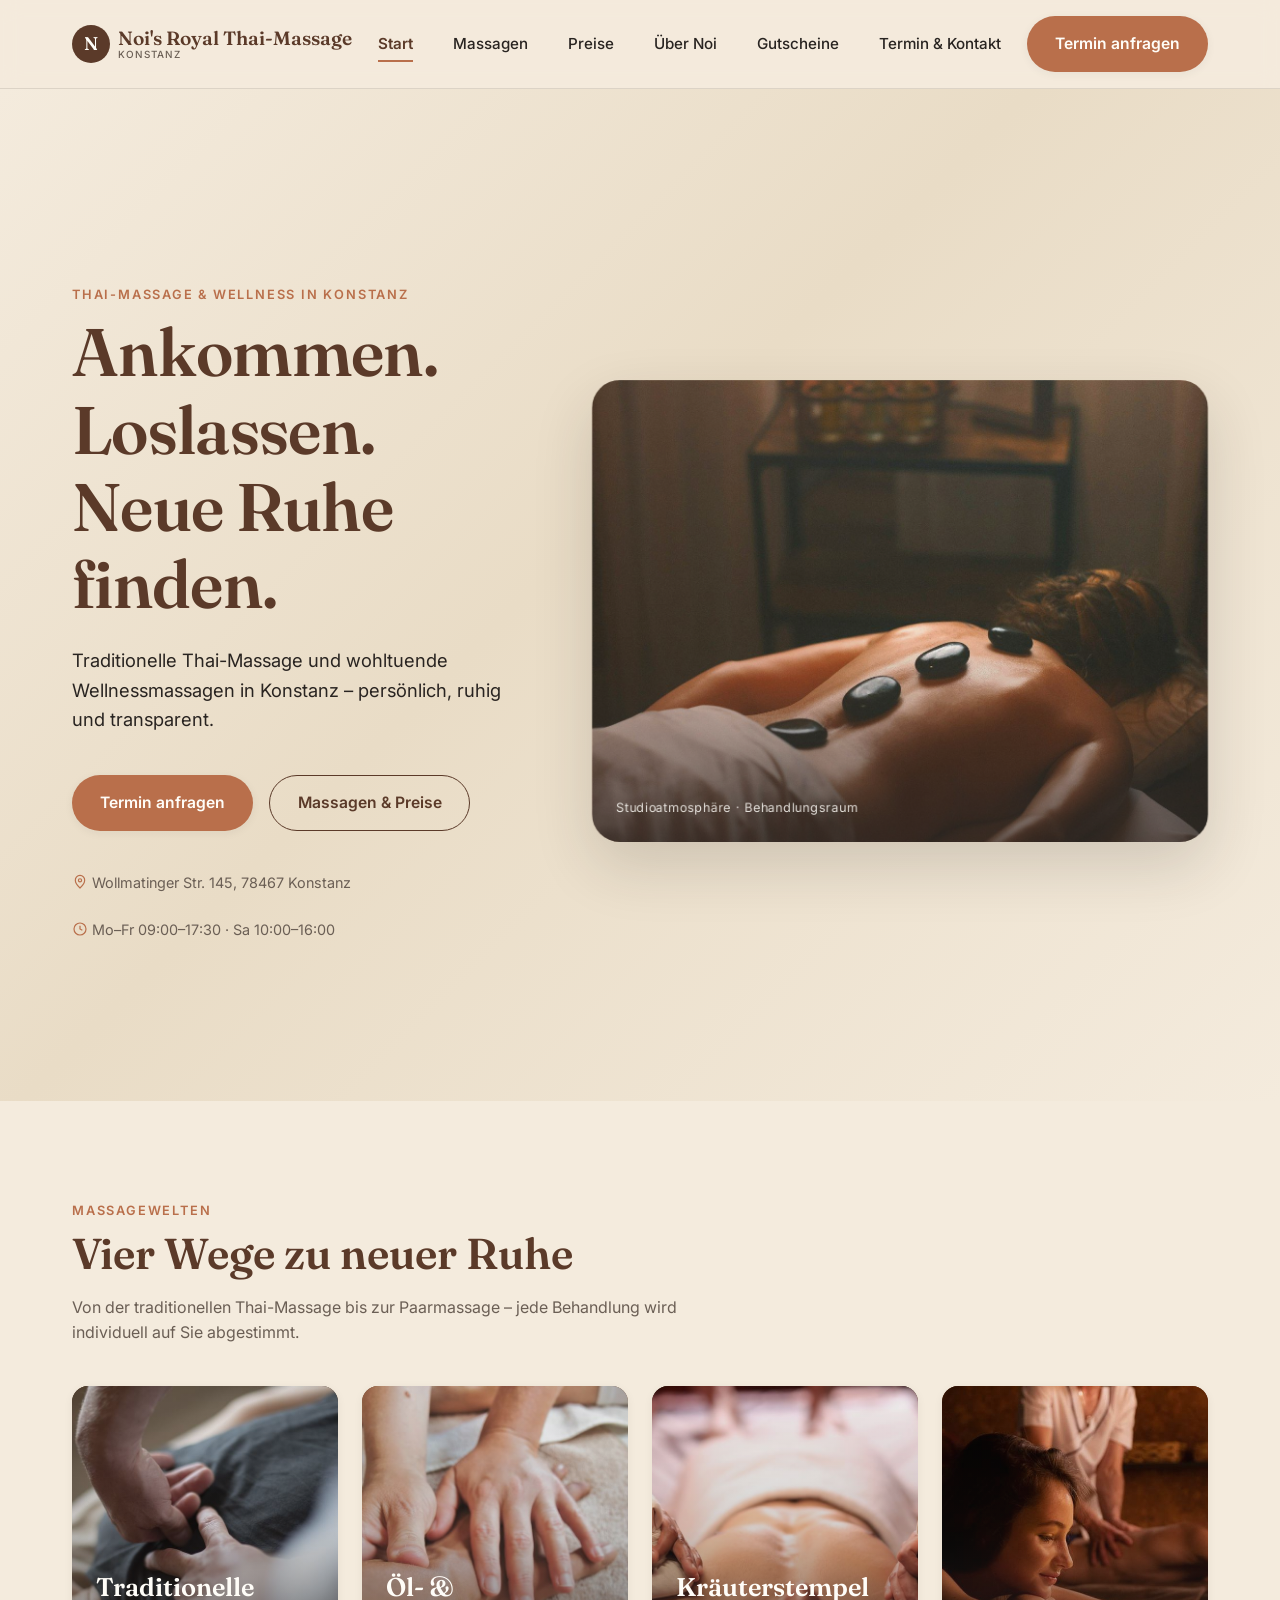
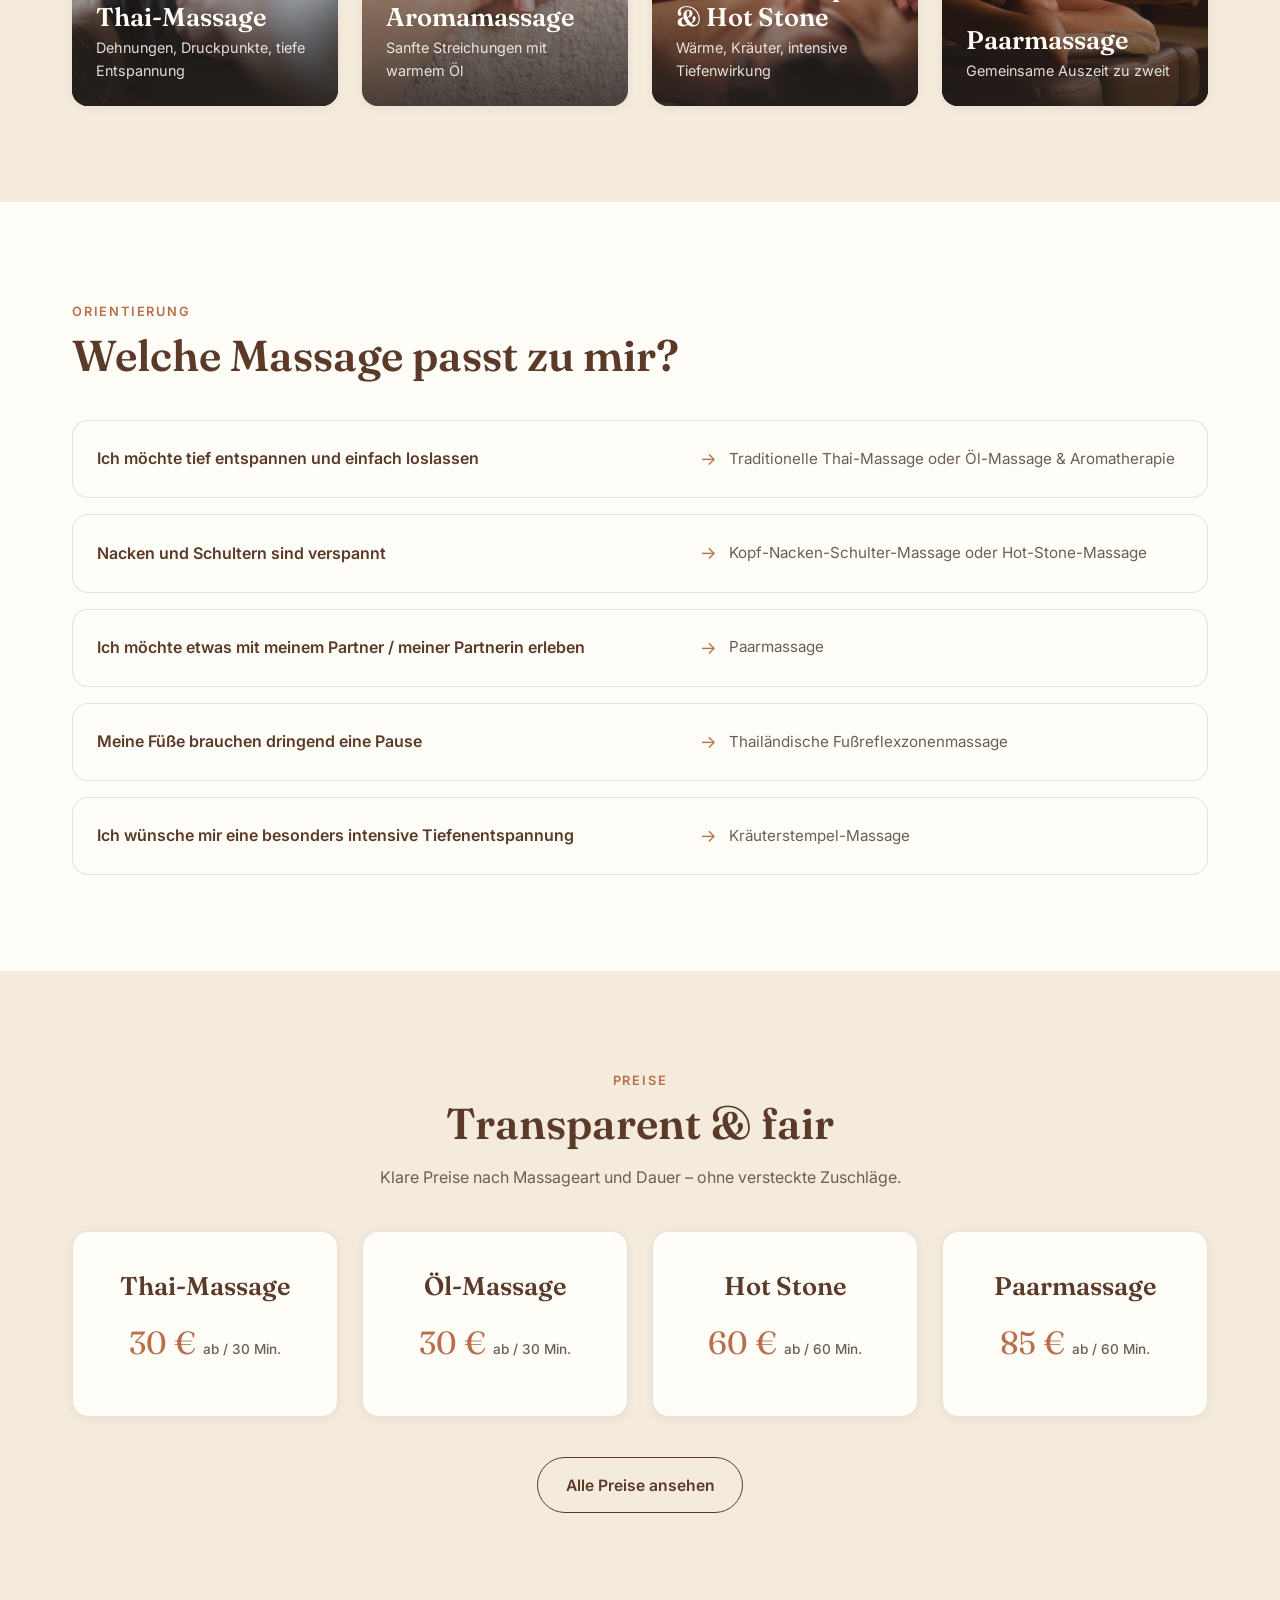
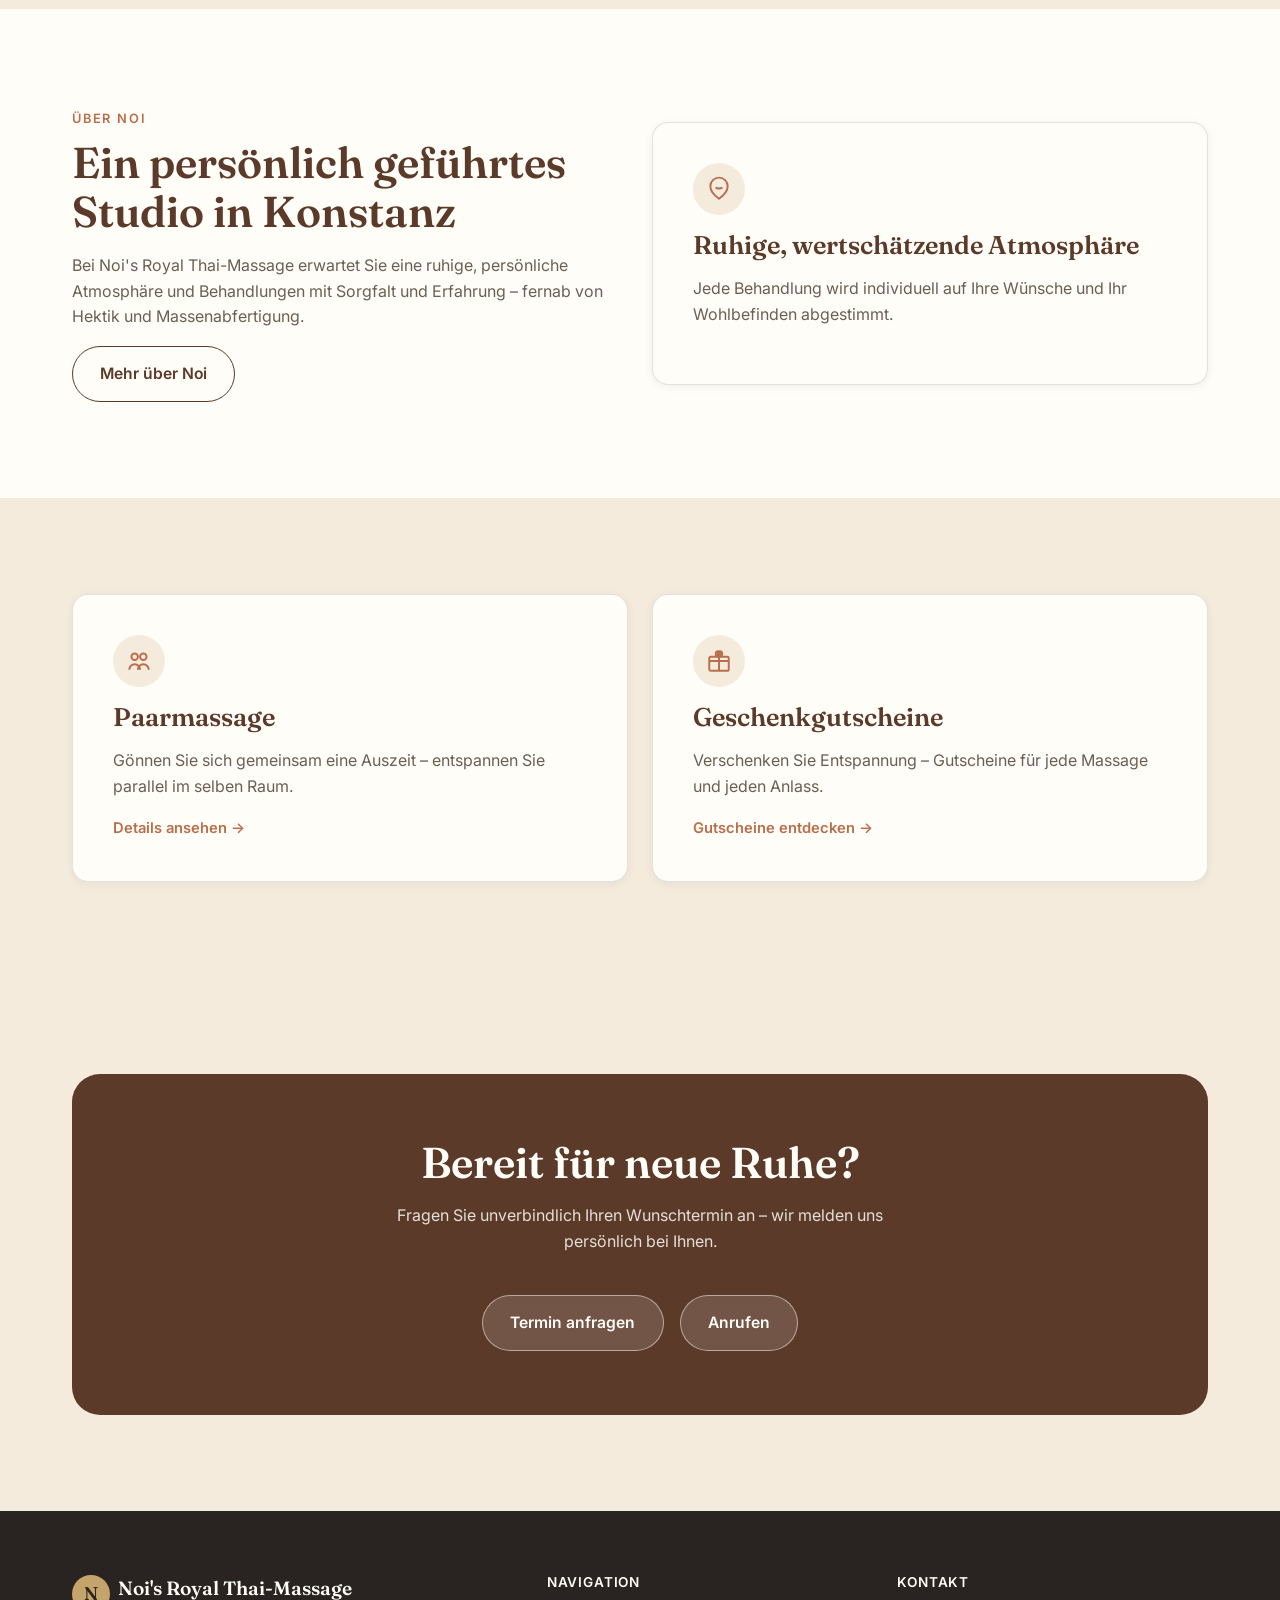
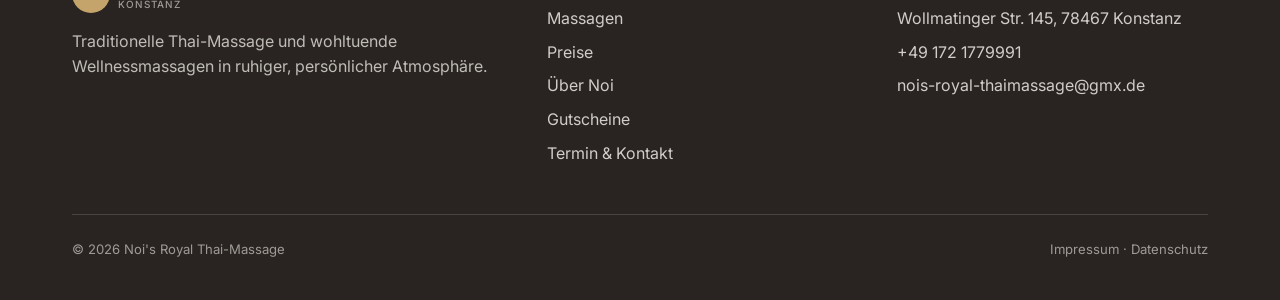
<file: index.html>
<!doctype html>
<html lang="de">
<head>
<meta charset="UTF-8">
<meta name="viewport" content="width=device-width, initial-scale=1">
<title>Noi's Royal Thai-Massage Konstanz – Thai-Massage &amp; Wellness</title>
<meta name="description" content="Traditionelle Thai-Massage und wohltuende Wellnessmassagen in Konstanz – persönlich, ruhig und transparent. Jetzt Termin anfragen.">
<link rel="icon" href="data:image/svg+xml,%3Csvg xmlns='http://www.w3.org/2000/svg' viewBox='0 0 64 64'%3E%3Ccircle cx='32' cy='32' r='32' fill='%235B3A29'/%3E%3Ctext x='32' y='43' font-family='Georgia,serif' font-size='30' fill='%23FFFDF8' text-anchor='middle'%3EN%3C/text%3E%3C/svg%3E">
<link rel="preconnect" href="https://fonts.googleapis.com">
<link rel="preconnect" href="https://fonts.gstatic.com" crossorigin>
<link href="https://fonts.googleapis.com/css2?family=Fraunces:opsz,wght@9..144,500;9..144,600&family=Inter:wght@400;500;600;700&display=swap" rel="stylesheet">
<link rel="stylesheet" href="css/styles.css">
</head>
<body>
<a class="skip-link" href="#main">Zum Inhalt springen</a>

<header class="site-header">
  <div class="container nav">
    <a href="index.html" class="brand">
      <span class="brand-mark">N</span>
      <span class="brand-name">Noi's Royal Thai-Massage<span class="brand-sub">Konstanz</span></span>
    </a>
    <nav class="nav-links" aria-label="Hauptnavigation">
      <a href="index.html" aria-current="page">Start</a>
      <a href="massagen.html">Massagen</a>
      <a href="preise.html">Preise</a>
      <a href="ueber-noi.html">Über Noi</a>
      <a href="gutscheine.html">Gutscheine</a>
      <a href="termin-kontakt.html">Termin &amp; Kontakt</a>
    </nav>
    <div class="nav-actions">
      <a href="termin-kontakt.html" class="btn btn-primary nav-cta">Termin anfragen</a>
      <button class="nav-toggle" aria-expanded="false" aria-controls="mobile-menu" aria-label="Menü öffnen">
        <span></span><span></span><span></span>
      </button>
    </div>
  </div>
  <div class="mobile-menu" id="mobile-menu">
    <a href="index.html">Start</a>
    <a href="massagen.html">Massagen</a>
    <a href="preise.html">Preise</a>
    <a href="ueber-noi.html">Über Noi</a>
    <a href="gutscheine.html">Gutscheine</a>
    <a href="termin-kontakt.html">Termin &amp; Kontakt</a>
    <a href="termin-kontakt.html" class="btn btn-primary btn-block">Termin anfragen</a>
  </div>
</header>

<main id="main">

  <!-- HERO -->
  <section class="hero">
    <div class="container hero-grid">
      <div class="hero-copy">
        <span class="eyebrow">Thai-Massage &amp; Wellness in Konstanz</span>
        <h1>Ankommen. Loslassen. Neue Ruhe finden.</h1>
        <p class="lede">Traditionelle Thai-Massage und wohltuende Wellnessmassagen in Konstanz – persönlich, ruhig und transparent.</p>
        <div class="hero-ctas">
          <a href="termin-kontakt.html" class="btn btn-primary">Termin anfragen</a>
          <a href="preise.html" class="btn btn-secondary">Massagen &amp; Preise</a>
        </div>
        <div class="hero-meta">
          <span>
            <svg viewBox="0 0 24 24" fill="none" stroke="currentColor" stroke-width="1.8"><path d="M12 21s-7-6.1-7-11.5A7 7 0 0 1 12 2a7 7 0 0 1 7 7.5C19 14.9 12 21 12 21z"/><circle cx="12" cy="9.5" r="2.4"/></svg>
            Wollmatinger Str. 145, 78467 Konstanz
          </span>
          <span>
            <svg viewBox="0 0 24 24" fill="none" stroke="currentColor" stroke-width="1.8"><circle cx="12" cy="12" r="9"/><path d="M12 7v5l3.5 2"/></svg>
            Mo–Fr 09:00–17:30 · Sa 10:00–16:00
          </span>
        </div>
      </div>

      <div class="hero-visual" aria-hidden="true">
        <img class="hero-visual-layer layer-photo" data-depth="4" src="assets/images/hero-massage-treatment.jpg" alt="" loading="eager">
        <div class="hero-visual-layer layer-vignette" data-depth="6"></div>
        <span class="hero-visual-caption">Studioatmosphäre · Behandlungsraum</span>
      </div>
    </div>
  </section>

  <!-- MASSAGEWELTEN -->
  <section>
    <div class="container">
      <div class="section-head reveal">
        <span class="eyebrow">Massagewelten</span>
        <h2>Vier Wege zu neuer Ruhe</h2>
        <p>Von der traditionellen Thai-Massage bis zur Paarmassage – jede Behandlung wird individuell auf Sie abgestimmt.</p>
      </div>
      <div class="grid grid-4">
        <a href="massagen.html#thai-massage" class="world-card world-1 reveal" style="--bg-image: url('/assets/images/world-thai-massage.jpg');">
          <div><h3>Traditionelle Thai-Massage</h3><p>Dehnungen, Druckpunkte, tiefe Entspannung</p></div>
        </a>
        <a href="massagen.html#oel-massage" class="world-card world-2 reveal" style="--bg-image: url('/assets/images/world-oel-massage.jpg');">
          <div><h3>Öl- &amp; Aromamassage</h3><p>Sanfte Streichungen mit warmem Öl</p></div>
        </a>
        <a href="massagen.html#kraeuterstempel" class="world-card world-3 reveal" style="--bg-image: url('/assets/images/world-kraeuterstempel.jpg');">
          <div><h3>Kräuterstempel &amp; Hot Stone</h3><p>Wärme, Kräuter, intensive Tiefenwirkung</p></div>
        </a>
        <a href="massagen.html#paarmassage" class="world-card world-4 reveal" style="--bg-image: url('/assets/images/world-paarmassage.jpg');">
          <div><h3>Paarmassage</h3><p>Gemeinsame Auszeit zu zweit</p></div>
        </a>
      </div>
    </div>
  </section>

  <!-- WELCHE MASSAGE PASST -->
  <section class="section-tinted">
    <div class="container">
      <div class="section-head reveal">
        <span class="eyebrow">Orientierung</span>
        <h2>Welche Massage passt zu mir?</h2>
      </div>
      <div class="guide-list">
        <div class="guide-item reveal">
          <span class="guide-need">Ich möchte tief entspannen und einfach loslassen</span>
          <span class="guide-arrow">→</span>
          <span class="guide-answer">Traditionelle Thai-Massage oder Öl-Massage &amp; Aromatherapie</span>
        </div>
        <div class="guide-item reveal">
          <span class="guide-need">Nacken und Schultern sind verspannt</span>
          <span class="guide-arrow">→</span>
          <span class="guide-answer">Kopf-Nacken-Schulter-Massage oder Hot-Stone-Massage</span>
        </div>
        <div class="guide-item reveal">
          <span class="guide-need">Ich möchte etwas mit meinem Partner / meiner Partnerin erleben</span>
          <span class="guide-arrow">→</span>
          <span class="guide-answer">Paarmassage</span>
        </div>
        <div class="guide-item reveal">
          <span class="guide-need">Meine Füße brauchen dringend eine Pause</span>
          <span class="guide-arrow">→</span>
          <span class="guide-answer">Thailändische Fußreflexzonenmassage</span>
        </div>
        <div class="guide-item reveal">
          <span class="guide-need">Ich wünsche mir eine besonders intensive Tiefenentspannung</span>
          <span class="guide-arrow">→</span>
          <span class="guide-answer">Kräuterstempel-Massage</span>
        </div>
      </div>
    </div>
  </section>

  <!-- PREISE TEASER -->
  <section>
    <div class="container">
      <div class="section-head center reveal">
        <span class="eyebrow">Preise</span>
        <h2>Transparent &amp; fair</h2>
        <p>Klare Preise nach Massageart und Dauer – ohne versteckte Zuschläge.</p>
      </div>
      <div class="grid grid-4">
        <div class="card price-teaser-card reveal">
          <h3>Thai-Massage</h3>
          <span class="amount">30 € <small>ab / 30 Min.</small></span>
        </div>
        <div class="card price-teaser-card reveal">
          <h3>Öl-Massage</h3>
          <span class="amount">30 € <small>ab / 30 Min.</small></span>
        </div>
        <div class="card price-teaser-card reveal">
          <h3>Hot Stone</h3>
          <span class="amount">60 € <small>ab / 60 Min.</small></span>
        </div>
        <div class="card price-teaser-card reveal">
          <h3>Paarmassage</h3>
          <span class="amount">85 € <small>ab / 60 Min.</small></span>
        </div>
      </div>
      <div style="text-align:center; margin-top: var(--space-lg);" class="reveal">
        <a href="preise.html" class="btn btn-secondary">Alle Preise ansehen</a>
      </div>
    </div>
  </section>

  <!-- ÜBER STUDIO TEASER -->
  <section class="section-tinted">
    <div class="container grid grid-2" style="align-items:center;">
      <div class="reveal">
        <span class="eyebrow">Über Noi</span>
        <h2>Ein persönlich geführtes Studio in Konstanz</h2>
        <p>Bei Noi's Royal Thai-Massage erwartet Sie eine ruhige, persönliche Atmosphäre und Behandlungen mit Sorgfalt und Erfahrung – fernab von Hektik und Massenabfertigung.</p>
        <a href="ueber-noi.html" class="btn btn-secondary">Mehr über Noi</a>
      </div>
      <div class="card reveal">
        <div class="card-icon">
          <svg viewBox="0 0 24 24" fill="none" stroke="currentColor" stroke-width="1.8"><path d="M12 21c4.97-3.5 8-7.5 8-11.5A8 8 0 0 0 4 9.5C4 13.5 7.03 17.5 12 21z"/><path d="M9 10.5c1 1.5 5 1.5 6 0"/></svg>
        </div>
        <h3>Ruhige, wertschätzende Atmosphäre</h3>
        <p>Jede Behandlung wird individuell auf Ihre Wünsche und Ihr Wohlbefinden abgestimmt.</p>
      </div>
    </div>
  </section>

  <!-- PAARMASSAGE & GUTSCHEINE -->
  <section>
    <div class="container grid grid-2">
      <div class="card reveal">
        <div class="card-icon">
          <svg viewBox="0 0 24 24" fill="none" stroke="currentColor" stroke-width="1.8"><circle cx="8" cy="8" r="3"/><circle cx="16" cy="8" r="3"/><path d="M3 20c0-3 2.5-5 5-5s5 2 5 5"/><path d="M11 20c0-3 2.5-5 5-5s5 2 5 5"/></svg>
        </div>
        <h3>Paarmassage</h3>
        <p>Gönnen Sie sich gemeinsam eine Auszeit – entspannen Sie parallel im selben Raum.</p>
        <a href="massagen.html#paarmassage" class="card-link">Details ansehen →</a>
      </div>
      <div class="card reveal">
        <div class="card-icon">
          <svg viewBox="0 0 24 24" fill="none" stroke="currentColor" stroke-width="1.8"><rect x="3" y="8" width="18" height="13" rx="1.5"/><path d="M3 12h18"/><path d="M12 8v13"/><path d="M12 8c-1.7 0-3-1.1-3-2.5S9.8 3 11.2 3c1.6 0 2.8 2 .8 5zM12 8c1.7 0 3-1.1 3-2.5S14.2 3 12.8 3c-1.6 0-2.8 2-.8 5z"/></svg>
        </div>
        <h3>Geschenkgutscheine</h3>
        <p>Verschenken Sie Entspannung – Gutscheine für jede Massage und jeden Anlass.</p>
        <a href="gutscheine.html" class="card-link">Gutscheine entdecken →</a>
      </div>
    </div>
  </section>

  <!-- TERMIN & ANFAHRT CTA -->
  <section>
    <div class="container">
      <div class="cta-banner reveal">
        <h2>Bereit für neue Ruhe?</h2>
        <p>Fragen Sie unverbindlich Ihren Wunschtermin an – wir melden uns persönlich bei Ihnen.</p>
        <div class="hero-ctas">
          <a href="termin-kontakt.html" class="btn btn-ghost-light">Termin anfragen</a>
          <a href="tel:+491721779991" class="btn btn-ghost-light">Anrufen</a>
        </div>
      </div>
    </div>
  </section>

</main>

<footer class="site-footer">
  <div class="container">
    <div class="footer-grid">
      <div>
        <a href="index.html" class="brand">
          <span class="brand-mark">N</span>
          <span class="brand-name">Noi's Royal Thai-Massage<span class="brand-sub">Konstanz</span></span>
        </a>
        <p>Traditionelle Thai-Massage und wohltuende Wellnessmassagen in ruhiger, persönlicher Atmosphäre.</p>
      </div>
      <div>
        <h4>Navigation</h4>
        <ul class="footer-links">
          <li><a href="massagen.html">Massagen</a></li>
          <li><a href="preise.html">Preise</a></li>
          <li><a href="ueber-noi.html">Über Noi</a></li>
          <li><a href="gutscheine.html">Gutscheine</a></li>
          <li><a href="termin-kontakt.html">Termin &amp; Kontakt</a></li>
        </ul>
      </div>
      <div>
        <h4>Kontakt</h4>
        <ul class="footer-links">
          <li>Wollmatinger Str. 145, 78467 Konstanz</li>
          <li><a href="tel:+491721779991">+49 172 1779991</a></li>
          <!-- E-Mail laut Sekundärquelle verifiziert; vor Livegang gegen offiziellen Mail-Link prüfen, siehe research/01_unternehmensdaten.md -->
          <li><a href="mailto:nois-royal-thaimassage@gmx.de">nois-royal-thaimassage@gmx.de</a></li>
        </ul>
      </div>
    </div>
    <div class="footer-bottom">
      <span>&copy; <span id="current-year">2026</span> Noi's Royal Thai-Massage</span>
      <span><a href="impressum.html">Impressum</a> · <a href="datenschutz.html">Datenschutz</a></span>
    </div>
  </div>
</footer>

<script src="js/main.js" defer></script>
</body>
</html>
</file>
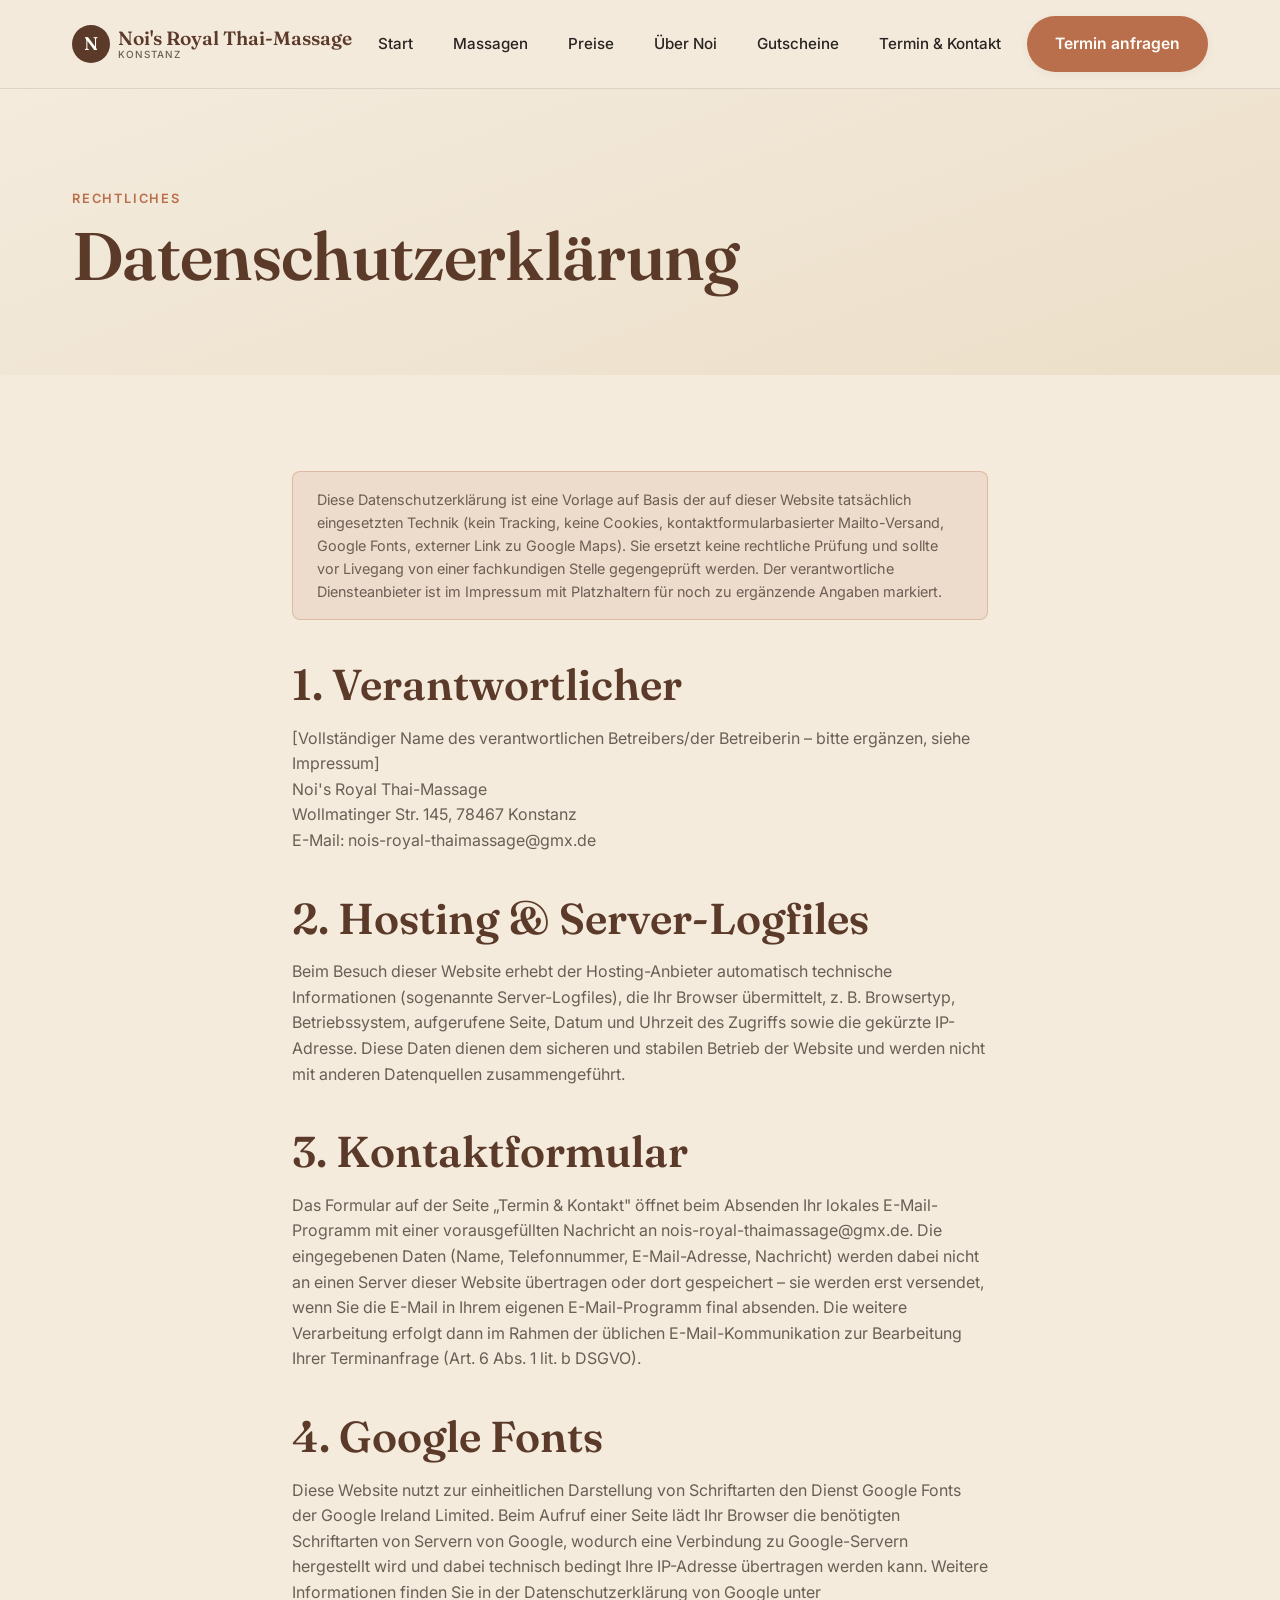
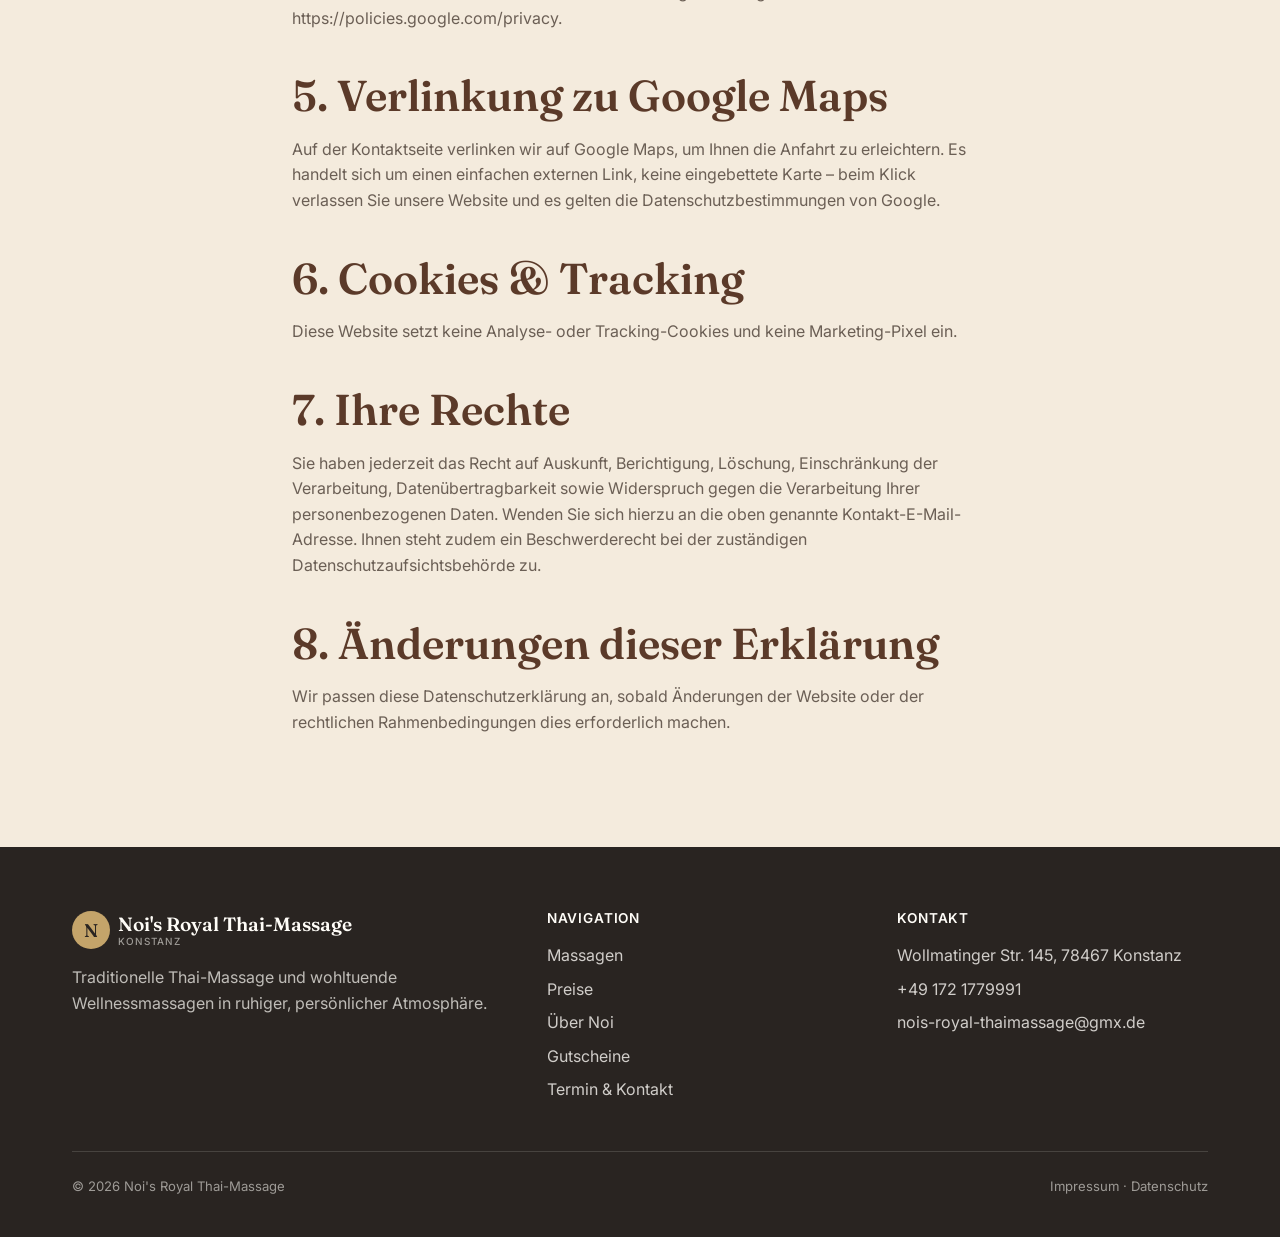
<file: datenschutz.html>
<!doctype html>
<html lang="de">
<head>
<meta charset="UTF-8">
<meta name="viewport" content="width=device-width, initial-scale=1">
<title>Datenschutz – Noi's Royal Thai-Massage Konstanz</title>
<meta name="description" content="Datenschutzerklärung von Noi's Royal Thai-Massage, Konstanz.">
<meta name="robots" content="noindex">
<link rel="icon" href="data:image/svg+xml,%3Csvg xmlns='http://www.w3.org/2000/svg' viewBox='0 0 64 64'%3E%3Ccircle cx='32' cy='32' r='32' fill='%235B3A29'/%3E%3Ctext x='32' y='43' font-family='Georgia,serif' font-size='30' fill='%23FFFDF8' text-anchor='middle'%3EN%3C/text%3E%3C/svg%3E">
<link rel="preconnect" href="https://fonts.googleapis.com">
<link rel="preconnect" href="https://fonts.gstatic.com" crossorigin>
<link href="https://fonts.googleapis.com/css2?family=Fraunces:opsz,wght@9..144,500;9..144,600&family=Inter:wght@400;500;600;700&display=swap" rel="stylesheet">
<link rel="stylesheet" href="css/styles.css">
</head>
<body>
<a class="skip-link" href="#main">Zum Inhalt springen</a>

<header class="site-header">
  <div class="container nav">
    <a href="index.html" class="brand">
      <span class="brand-mark">N</span>
      <span class="brand-name">Noi's Royal Thai-Massage<span class="brand-sub">Konstanz</span></span>
    </a>
    <nav class="nav-links" aria-label="Hauptnavigation">
      <a href="index.html">Start</a>
      <a href="massagen.html">Massagen</a>
      <a href="preise.html">Preise</a>
      <a href="ueber-noi.html">Über Noi</a>
      <a href="gutscheine.html">Gutscheine</a>
      <a href="termin-kontakt.html">Termin &amp; Kontakt</a>
    </nav>
    <div class="nav-actions">
      <a href="termin-kontakt.html" class="btn btn-primary nav-cta">Termin anfragen</a>
      <button class="nav-toggle" aria-expanded="false" aria-controls="mobile-menu" aria-label="Menü öffnen">
        <span></span><span></span><span></span>
      </button>
    </div>
  </div>
  <div class="mobile-menu" id="mobile-menu">
    <a href="index.html">Start</a>
    <a href="massagen.html">Massagen</a>
    <a href="preise.html">Preise</a>
    <a href="ueber-noi.html">Über Noi</a>
    <a href="gutscheine.html">Gutscheine</a>
    <a href="termin-kontakt.html">Termin &amp; Kontakt</a>
    <a href="termin-kontakt.html" class="btn btn-primary btn-block">Termin anfragen</a>
  </div>
</header>

<main id="main">
  <section class="page-hero">
    <div class="container">
      <span class="eyebrow">Rechtliches</span>
      <h1>Datenschutzerklärung</h1>
    </div>
  </section>

  <section>
    <div class="container legal-content" style="max-width: 760px;">

      <p class="legal-note">Diese Datenschutzerklärung ist eine Vorlage auf Basis der auf dieser Website tatsächlich eingesetzten Technik (kein Tracking, keine Cookies, kontaktformularbasierter Mailto-Versand, Google Fonts, externer Link zu Google Maps). Sie ersetzt keine rechtliche Prüfung und sollte vor Livegang von einer fachkundigen Stelle gegengeprüft werden. Der verantwortliche Diensteanbieter ist im Impressum mit Platzhaltern für noch zu ergänzende Angaben markiert.</p>

      <h2>1. Verantwortlicher</h2>
      <p>
        [Vollständiger Name des verantwortlichen Betreibers/der Betreiberin – bitte ergänzen, siehe Impressum]<br>
        Noi's Royal Thai-Massage<br>
        Wollmatinger Str. 145, 78467 Konstanz<br>
        E-Mail: <a href="mailto:nois-royal-thaimassage@gmx.de">nois-royal-thaimassage@gmx.de</a>
      </p>

      <h2>2. Hosting &amp; Server-Logfiles</h2>
      <p>Beim Besuch dieser Website erhebt der Hosting-Anbieter automatisch technische Informationen (sogenannte Server-Logfiles), die Ihr Browser übermittelt, z. B. Browsertyp, Betriebssystem, aufgerufene Seite, Datum und Uhrzeit des Zugriffs sowie die gekürzte IP-Adresse. Diese Daten dienen dem sicheren und stabilen Betrieb der Website und werden nicht mit anderen Datenquellen zusammengeführt.</p>

      <h2>3. Kontaktformular</h2>
      <p>Das Formular auf der Seite „Termin &amp; Kontakt" öffnet beim Absenden Ihr lokales E-Mail-Programm mit einer vorausgefüllten Nachricht an <a href="mailto:nois-royal-thaimassage@gmx.de">nois-royal-thaimassage@gmx.de</a>. Die eingegebenen Daten (Name, Telefonnummer, E-Mail-Adresse, Nachricht) werden dabei nicht an einen Server dieser Website übertragen oder dort gespeichert – sie werden erst versendet, wenn Sie die E-Mail in Ihrem eigenen E-Mail-Programm final absenden. Die weitere Verarbeitung erfolgt dann im Rahmen der üblichen E-Mail-Kommunikation zur Bearbeitung Ihrer Terminanfrage (Art. 6 Abs. 1 lit. b DSGVO).</p>

      <h2>4. Google Fonts</h2>
      <p>Diese Website nutzt zur einheitlichen Darstellung von Schriftarten den Dienst Google Fonts der Google Ireland Limited. Beim Aufruf einer Seite lädt Ihr Browser die benötigten Schriftarten von Servern von Google, wodurch eine Verbindung zu Google-Servern hergestellt wird und dabei technisch bedingt Ihre IP-Adresse übertragen werden kann. Weitere Informationen finden Sie in der Datenschutzerklärung von Google unter <span>https://policies.google.com/privacy</span>.</p>

      <h2>5. Verlinkung zu Google Maps</h2>
      <p>Auf der Kontaktseite verlinken wir auf Google Maps, um Ihnen die Anfahrt zu erleichtern. Es handelt sich um einen einfachen externen Link, keine eingebettete Karte – beim Klick verlassen Sie unsere Website und es gelten die Datenschutzbestimmungen von Google.</p>

      <h2>6. Cookies &amp; Tracking</h2>
      <p>Diese Website setzt keine Analyse- oder Tracking-Cookies und keine Marketing-Pixel ein.</p>

      <h2>7. Ihre Rechte</h2>
      <p>Sie haben jederzeit das Recht auf Auskunft, Berichtigung, Löschung, Einschränkung der Verarbeitung, Datenübertragbarkeit sowie Widerspruch gegen die Verarbeitung Ihrer personenbezogenen Daten. Wenden Sie sich hierzu an die oben genannte Kontakt-E-Mail-Adresse. Ihnen steht zudem ein Beschwerderecht bei der zuständigen Datenschutzaufsichtsbehörde zu.</p>

      <h2>8. Änderungen dieser Erklärung</h2>
      <p>Wir passen diese Datenschutzerklärung an, sobald Änderungen der Website oder der rechtlichen Rahmenbedingungen dies erforderlich machen.</p>

    </div>
  </section>
</main>

<footer class="site-footer">
  <div class="container">
    <div class="footer-grid">
      <div>
        <a href="index.html" class="brand">
          <span class="brand-mark">N</span>
          <span class="brand-name">Noi's Royal Thai-Massage<span class="brand-sub">Konstanz</span></span>
        </a>
        <p>Traditionelle Thai-Massage und wohltuende Wellnessmassagen in ruhiger, persönlicher Atmosphäre.</p>
      </div>
      <div>
        <h4>Navigation</h4>
        <ul class="footer-links">
          <li><a href="massagen.html">Massagen</a></li>
          <li><a href="preise.html">Preise</a></li>
          <li><a href="ueber-noi.html">Über Noi</a></li>
          <li><a href="gutscheine.html">Gutscheine</a></li>
          <li><a href="termin-kontakt.html">Termin &amp; Kontakt</a></li>
        </ul>
      </div>
      <div>
        <h4>Kontakt</h4>
        <ul class="footer-links">
          <li>Wollmatinger Str. 145, 78467 Konstanz</li>
          <li><a href="tel:+491721779991">+49 172 1779991</a></li>
          <li><a href="mailto:nois-royal-thaimassage@gmx.de">nois-royal-thaimassage@gmx.de</a></li>
        </ul>
      </div>
    </div>
    <div class="footer-bottom">
      <span>&copy; <span id="current-year">2026</span> Noi's Royal Thai-Massage</span>
      <span><a href="impressum.html">Impressum</a> · <a href="datenschutz.html">Datenschutz</a></span>
    </div>
  </div>
</footer>

<script src="js/main.js" defer></script>
</body>
</html>
</file>
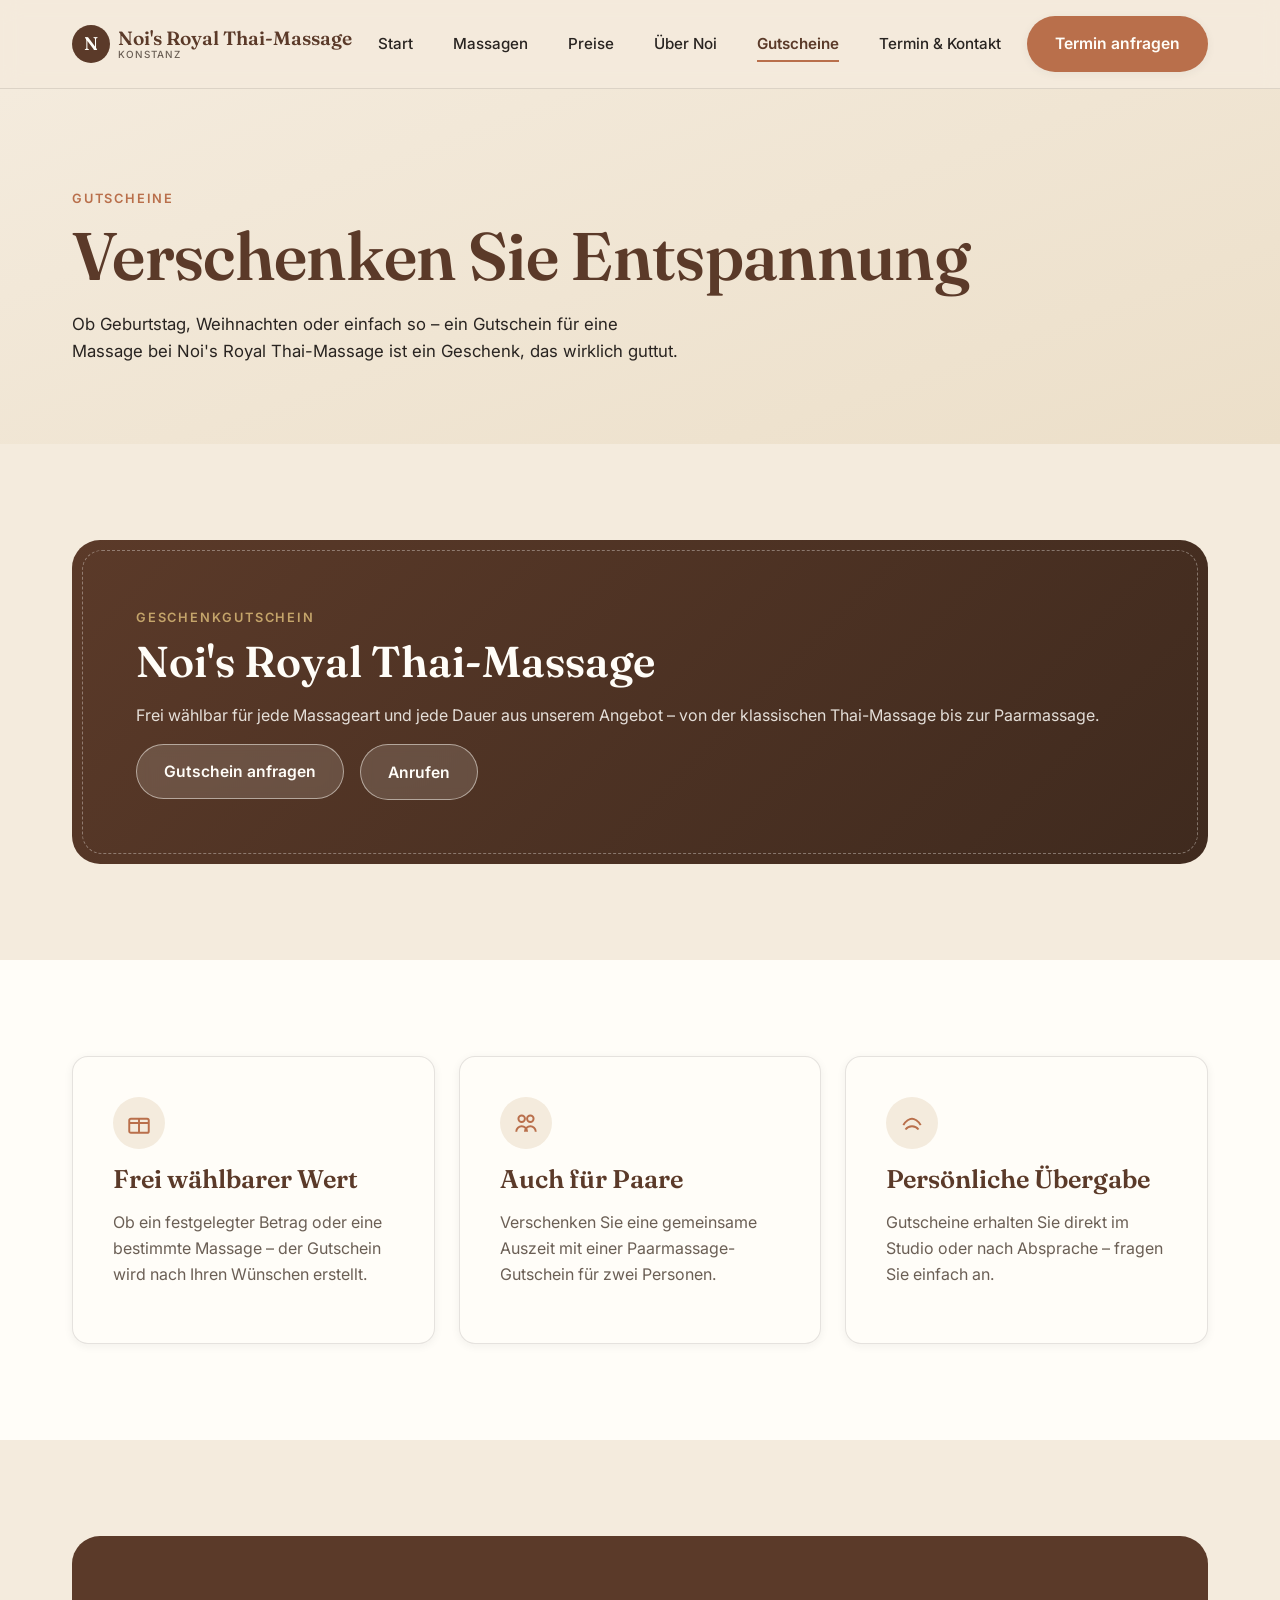
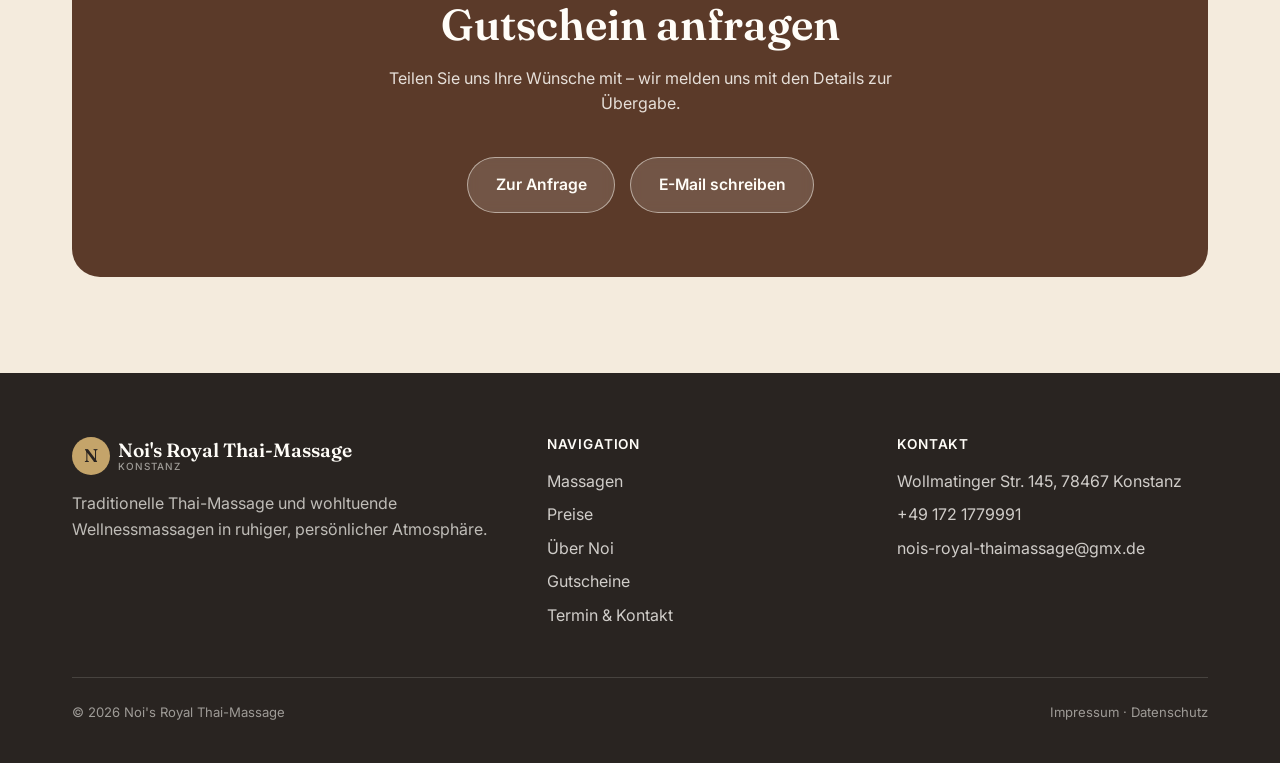
<file: gutscheine.html>
<!doctype html>
<html lang="de">
<head>
<meta charset="UTF-8">
<meta name="viewport" content="width=device-width, initial-scale=1">
<title>Gutscheine – Noi's Royal Thai-Massage Konstanz</title>
<meta name="description" content="Verschenken Sie Entspannung: Gutscheine für Thai-Massage, Öl-Massage, Hot Stone, Kräuterstempel und Paarmassage in Konstanz.">
<link rel="icon" href="data:image/svg+xml,%3Csvg xmlns='http://www.w3.org/2000/svg' viewBox='0 0 64 64'%3E%3Ccircle cx='32' cy='32' r='32' fill='%235B3A29'/%3E%3Ctext x='32' y='43' font-family='Georgia,serif' font-size='30' fill='%23FFFDF8' text-anchor='middle'%3EN%3C/text%3E%3C/svg%3E">
<link rel="preconnect" href="https://fonts.googleapis.com">
<link rel="preconnect" href="https://fonts.gstatic.com" crossorigin>
<link href="https://fonts.googleapis.com/css2?family=Fraunces:opsz,wght@9..144,500;9..144,600&family=Inter:wght@400;500;600;700&display=swap" rel="stylesheet">
<link rel="stylesheet" href="css/styles.css">
</head>
<body>
<a class="skip-link" href="#main">Zum Inhalt springen</a>

<header class="site-header">
  <div class="container nav">
    <a href="index.html" class="brand">
      <span class="brand-mark">N</span>
      <span class="brand-name">Noi's Royal Thai-Massage<span class="brand-sub">Konstanz</span></span>
    </a>
    <nav class="nav-links" aria-label="Hauptnavigation">
      <a href="index.html">Start</a>
      <a href="massagen.html">Massagen</a>
      <a href="preise.html">Preise</a>
      <a href="ueber-noi.html">Über Noi</a>
      <a href="gutscheine.html" aria-current="page">Gutscheine</a>
      <a href="termin-kontakt.html">Termin &amp; Kontakt</a>
    </nav>
    <div class="nav-actions">
      <a href="termin-kontakt.html" class="btn btn-primary nav-cta">Termin anfragen</a>
      <button class="nav-toggle" aria-expanded="false" aria-controls="mobile-menu" aria-label="Menü öffnen">
        <span></span><span></span><span></span>
      </button>
    </div>
  </div>
  <div class="mobile-menu" id="mobile-menu">
    <a href="index.html">Start</a>
    <a href="massagen.html">Massagen</a>
    <a href="preise.html">Preise</a>
    <a href="ueber-noi.html">Über Noi</a>
    <a href="gutscheine.html">Gutscheine</a>
    <a href="termin-kontakt.html">Termin &amp; Kontakt</a>
    <a href="termin-kontakt.html" class="btn btn-primary btn-block">Termin anfragen</a>
  </div>
</header>

<main id="main">

  <section class="page-hero">
    <div class="container">
      <span class="eyebrow">Gutscheine</span>
      <h1>Verschenken Sie Entspannung</h1>
      <p class="lede">Ob Geburtstag, Weihnachten oder einfach so – ein Gutschein für eine Massage bei Noi's Royal Thai-Massage ist ein Geschenk, das wirklich guttut.</p>
    </div>
  </section>

  <section>
    <div class="container">
      <div class="voucher-card reveal">
        <span class="eyebrow" style="color: var(--color-gold);">Geschenkgutschein</span>
        <h2>Noi's Royal Thai-Massage</h2>
        <p>Frei wählbar für jede Massageart und jede Dauer aus unserem Angebot – von der klassischen Thai-Massage bis zur Paarmassage.</p>
        <div class="hero-ctas">
          <a href="termin-kontakt.html" class="btn btn-ghost-light">Gutschein anfragen</a>
          <a href="tel:+491721779991" class="btn btn-ghost-light">Anrufen</a>
        </div>
      </div>
    </div>
  </section>

  <section class="section-tinted">
    <div class="container grid grid-3">
      <div class="card reveal">
        <div class="card-icon">
          <svg viewBox="0 0 24 24" fill="none" stroke="currentColor" stroke-width="1.8"><rect x="3" y="8" width="18" height="13" rx="1.5"/><path d="M3 12h18"/><path d="M12 8v13"/></svg>
        </div>
        <h3>Frei wählbarer Wert</h3>
        <p>Ob ein festgelegter Betrag oder eine bestimmte Massage – der Gutschein wird nach Ihren Wünschen erstellt.</p>
      </div>
      <div class="card reveal">
        <div class="card-icon">
          <svg viewBox="0 0 24 24" fill="none" stroke="currentColor" stroke-width="1.8"><circle cx="8" cy="8" r="3"/><circle cx="16" cy="8" r="3"/><path d="M3 20c0-3 2.5-5 5-5s5 2 5 5"/><path d="M11 20c0-3 2.5-5 5-5s5 2 5 5"/></svg>
        </div>
        <h3>Auch für Paare</h3>
        <p>Verschenken Sie eine gemeinsame Auszeit mit einer Paarmassage-Gutschein für zwei Personen.</p>
      </div>
      <div class="card reveal">
        <div class="card-icon">
          <svg viewBox="0 0 24 24" fill="none" stroke="currentColor" stroke-width="1.8"><path d="M4 14c2-4 6-6 8-6s6 2 8 6"/><path d="M6 18c1.5-2 4-3 6-3s4.5 1 6 3"/></svg>
        </div>
        <h3>Persönliche Übergabe</h3>
        <p>Gutscheine erhalten Sie direkt im Studio oder nach Absprache – fragen Sie einfach an.</p>
      </div>
    </div>
  </section>

  <section>
    <div class="container">
      <div class="cta-banner reveal">
        <h2>Gutschein anfragen</h2>
        <p>Teilen Sie uns Ihre Wünsche mit – wir melden uns mit den Details zur Übergabe.</p>
        <div class="hero-ctas">
          <a href="termin-kontakt.html" class="btn btn-ghost-light">Zur Anfrage</a>
          <a href="mailto:nois-royal-thaimassage@gmx.de" class="btn btn-ghost-light">E-Mail schreiben</a>
        </div>
      </div>
    </div>
  </section>

</main>

<footer class="site-footer">
  <div class="container">
    <div class="footer-grid">
      <div>
        <a href="index.html" class="brand">
          <span class="brand-mark">N</span>
          <span class="brand-name">Noi's Royal Thai-Massage<span class="brand-sub">Konstanz</span></span>
        </a>
        <p>Traditionelle Thai-Massage und wohltuende Wellnessmassagen in ruhiger, persönlicher Atmosphäre.</p>
      </div>
      <div>
        <h4>Navigation</h4>
        <ul class="footer-links">
          <li><a href="massagen.html">Massagen</a></li>
          <li><a href="preise.html">Preise</a></li>
          <li><a href="ueber-noi.html">Über Noi</a></li>
          <li><a href="gutscheine.html">Gutscheine</a></li>
          <li><a href="termin-kontakt.html">Termin &amp; Kontakt</a></li>
        </ul>
      </div>
      <div>
        <h4>Kontakt</h4>
        <ul class="footer-links">
          <li>Wollmatinger Str. 145, 78467 Konstanz</li>
          <li><a href="tel:+491721779991">+49 172 1779991</a></li>
          <li><a href="mailto:nois-royal-thaimassage@gmx.de">nois-royal-thaimassage@gmx.de</a></li>
        </ul>
      </div>
    </div>
    <div class="footer-bottom">
      <span>&copy; <span id="current-year">2026</span> Noi's Royal Thai-Massage</span>
      <span><a href="impressum.html">Impressum</a> · <a href="datenschutz.html">Datenschutz</a></span>
    </div>
  </div>
</footer>

<script src="js/main.js" defer></script>
</body>
</html>
</file>
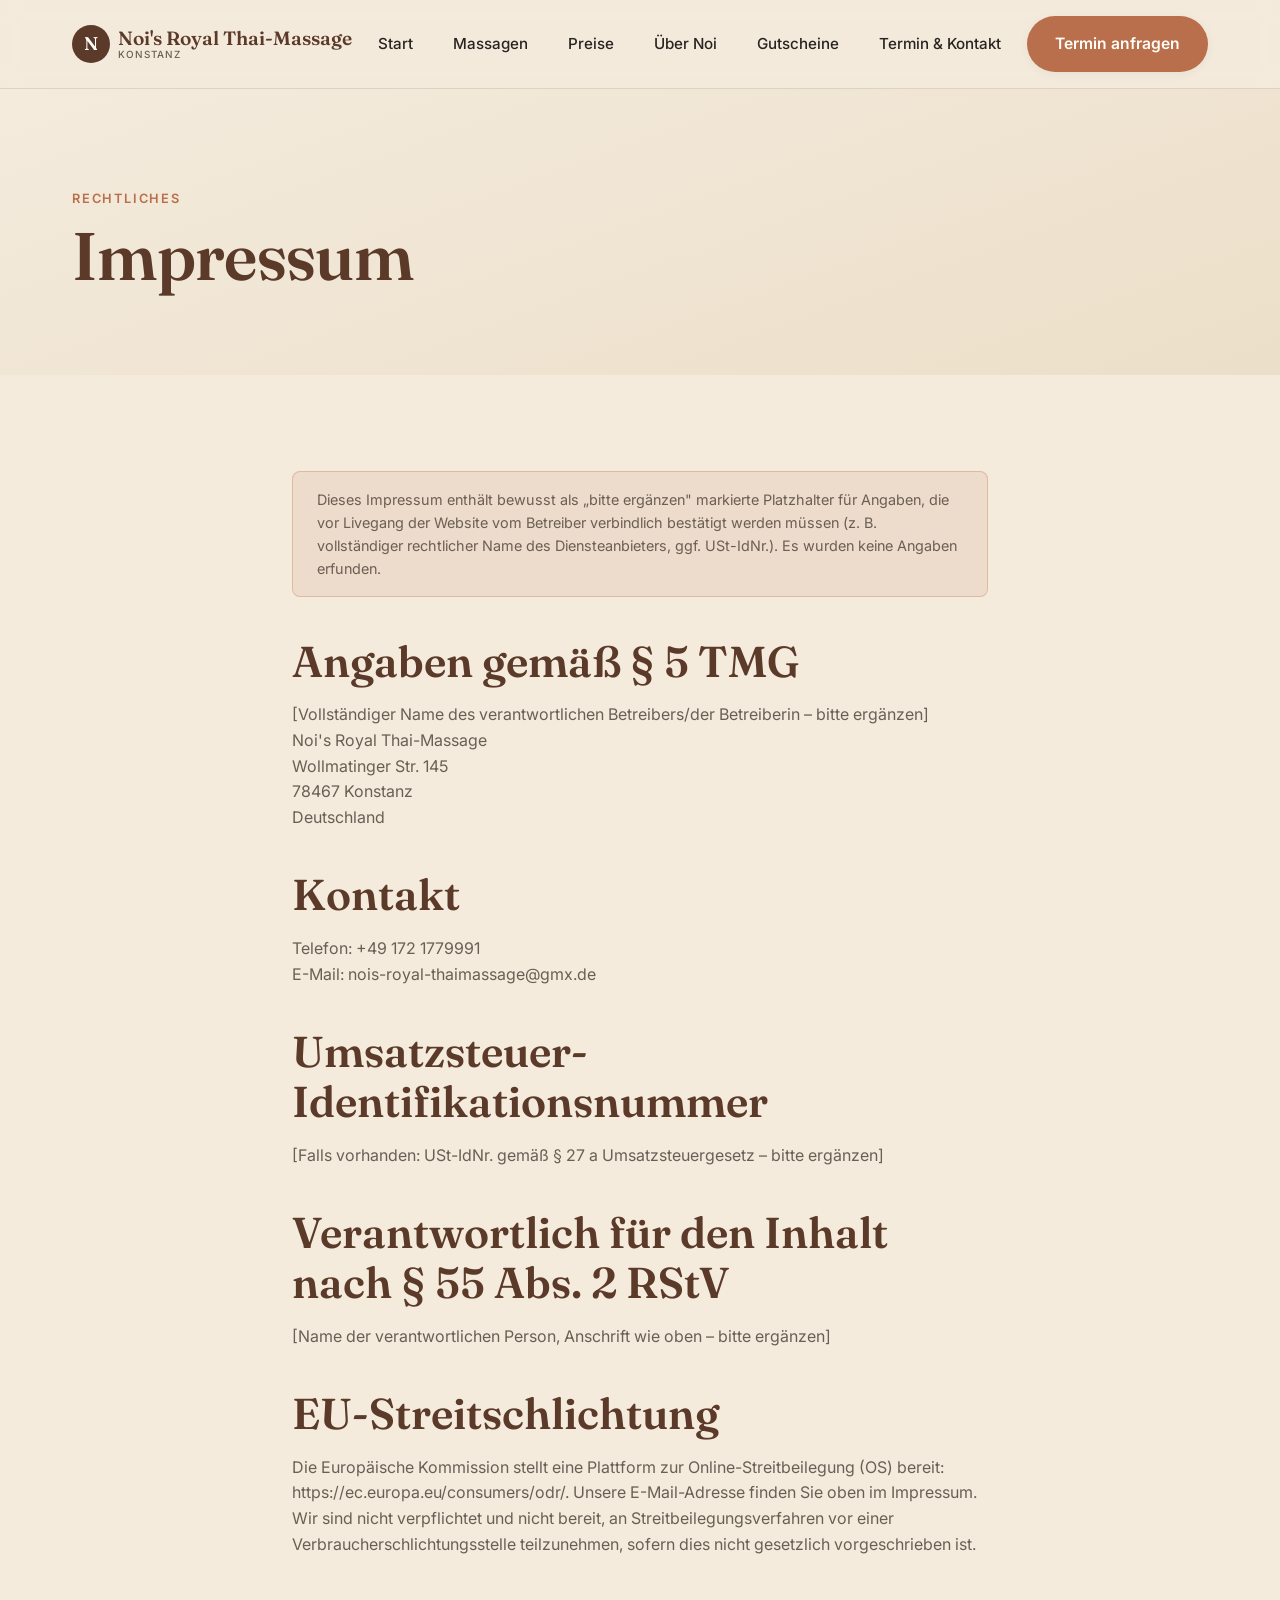
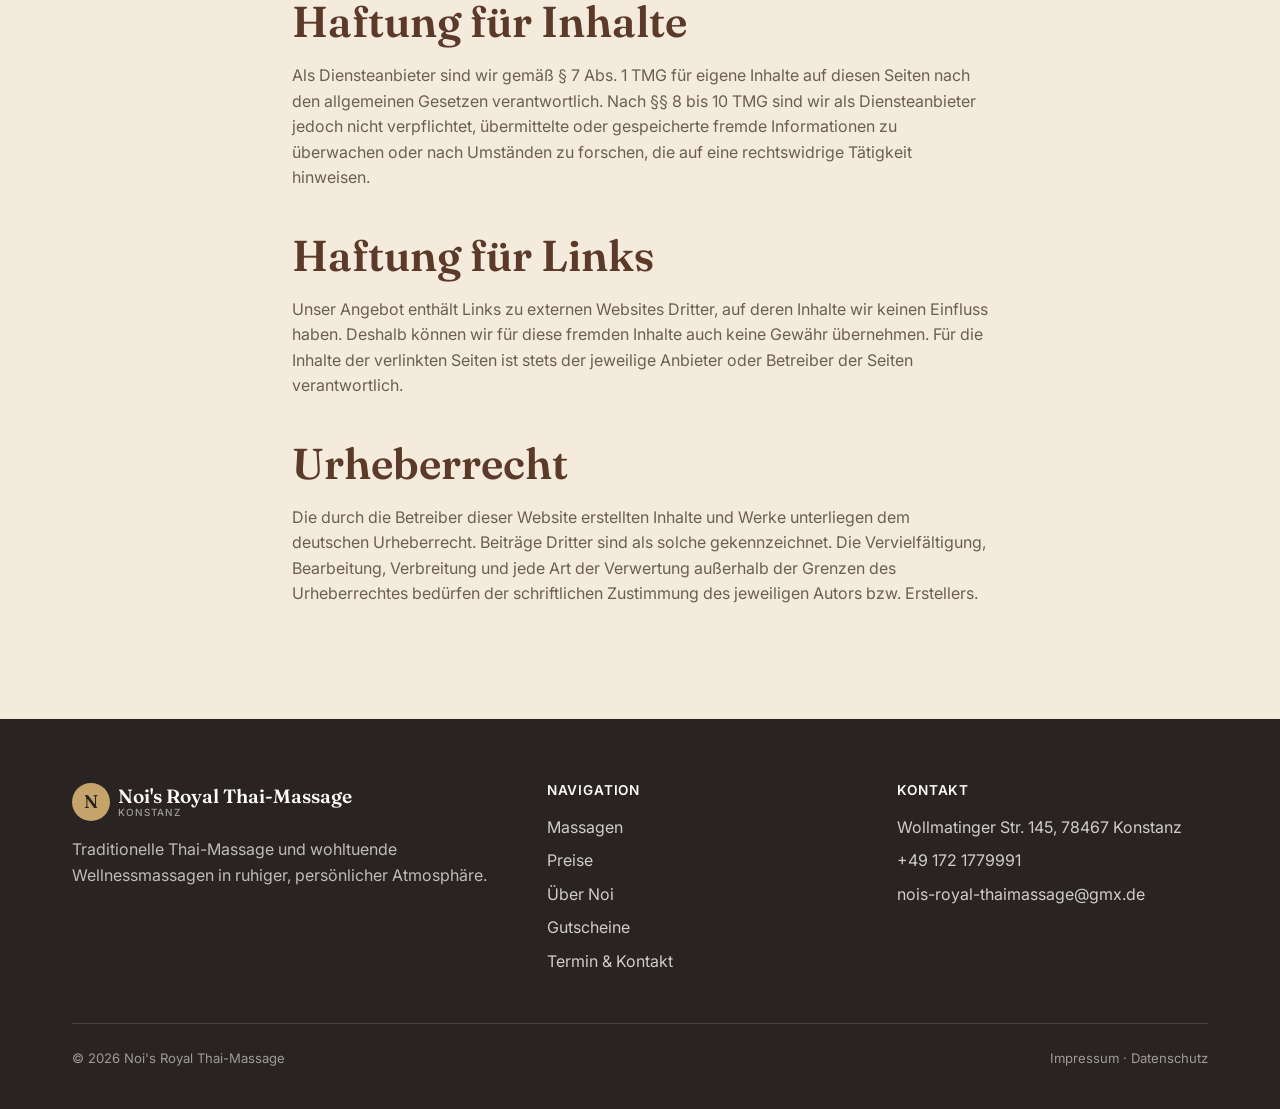
<file: impressum.html>
<!doctype html>
<html lang="de">
<head>
<meta charset="UTF-8">
<meta name="viewport" content="width=device-width, initial-scale=1">
<title>Impressum – Noi's Royal Thai-Massage Konstanz</title>
<meta name="description" content="Impressum von Noi's Royal Thai-Massage, Konstanz.">
<meta name="robots" content="noindex">
<link rel="icon" href="data:image/svg+xml,%3Csvg xmlns='http://www.w3.org/2000/svg' viewBox='0 0 64 64'%3E%3Ccircle cx='32' cy='32' r='32' fill='%235B3A29'/%3E%3Ctext x='32' y='43' font-family='Georgia,serif' font-size='30' fill='%23FFFDF8' text-anchor='middle'%3EN%3C/text%3E%3C/svg%3E">
<link rel="preconnect" href="https://fonts.googleapis.com">
<link rel="preconnect" href="https://fonts.gstatic.com" crossorigin>
<link href="https://fonts.googleapis.com/css2?family=Fraunces:opsz,wght@9..144,500;9..144,600&family=Inter:wght@400;500;600;700&display=swap" rel="stylesheet">
<link rel="stylesheet" href="css/styles.css">
</head>
<body>
<a class="skip-link" href="#main">Zum Inhalt springen</a>

<header class="site-header">
  <div class="container nav">
    <a href="index.html" class="brand">
      <span class="brand-mark">N</span>
      <span class="brand-name">Noi's Royal Thai-Massage<span class="brand-sub">Konstanz</span></span>
    </a>
    <nav class="nav-links" aria-label="Hauptnavigation">
      <a href="index.html">Start</a>
      <a href="massagen.html">Massagen</a>
      <a href="preise.html">Preise</a>
      <a href="ueber-noi.html">Über Noi</a>
      <a href="gutscheine.html">Gutscheine</a>
      <a href="termin-kontakt.html">Termin &amp; Kontakt</a>
    </nav>
    <div class="nav-actions">
      <a href="termin-kontakt.html" class="btn btn-primary nav-cta">Termin anfragen</a>
      <button class="nav-toggle" aria-expanded="false" aria-controls="mobile-menu" aria-label="Menü öffnen">
        <span></span><span></span><span></span>
      </button>
    </div>
  </div>
  <div class="mobile-menu" id="mobile-menu">
    <a href="index.html">Start</a>
    <a href="massagen.html">Massagen</a>
    <a href="preise.html">Preise</a>
    <a href="ueber-noi.html">Über Noi</a>
    <a href="gutscheine.html">Gutscheine</a>
    <a href="termin-kontakt.html">Termin &amp; Kontakt</a>
    <a href="termin-kontakt.html" class="btn btn-primary btn-block">Termin anfragen</a>
  </div>
</header>

<main id="main">
  <section class="page-hero">
    <div class="container">
      <span class="eyebrow">Rechtliches</span>
      <h1>Impressum</h1>
    </div>
  </section>

  <section>
    <div class="container legal-content" style="max-width: 760px;">

      <p class="legal-note">Dieses Impressum enthält bewusst als „bitte ergänzen" markierte Platzhalter für Angaben, die vor Livegang der Website vom Betreiber verbindlich bestätigt werden müssen (z. B. vollständiger rechtlicher Name des Diensteanbieters, ggf. USt-IdNr.). Es wurden keine Angaben erfunden.</p>

      <h2>Angaben gemäß § 5 TMG</h2>
      <p>
        [Vollständiger Name des verantwortlichen Betreibers/der Betreiberin – bitte ergänzen]<br>
        Noi's Royal Thai-Massage<br>
        Wollmatinger Str. 145<br>
        78467 Konstanz<br>
        Deutschland
      </p>

      <h2>Kontakt</h2>
      <p>
        Telefon: <a href="tel:+491721779991">+49 172 1779991</a><br>
        E-Mail: <a href="mailto:nois-royal-thaimassage@gmx.de">nois-royal-thaimassage@gmx.de</a>
      </p>

      <h2>Umsatzsteuer-Identifikationsnummer</h2>
      <p>[Falls vorhanden: USt-IdNr. gemäß § 27 a Umsatzsteuergesetz – bitte ergänzen]</p>

      <h2>Verantwortlich für den Inhalt nach § 55 Abs. 2 RStV</h2>
      <p>[Name der verantwortlichen Person, Anschrift wie oben – bitte ergänzen]</p>

      <h2>EU-Streitschlichtung</h2>
      <p>Die Europäische Kommission stellt eine Plattform zur Online-Streitbeilegung (OS) bereit: <span>https://ec.europa.eu/consumers/odr/</span>. Unsere E-Mail-Adresse finden Sie oben im Impressum. Wir sind nicht verpflichtet und nicht bereit, an Streitbeilegungsverfahren vor einer Verbraucherschlichtungsstelle teilzunehmen, sofern dies nicht gesetzlich vorgeschrieben ist.</p>

      <h2>Haftung für Inhalte</h2>
      <p>Als Diensteanbieter sind wir gemäß § 7 Abs. 1 TMG für eigene Inhalte auf diesen Seiten nach den allgemeinen Gesetzen verantwortlich. Nach §§ 8 bis 10 TMG sind wir als Diensteanbieter jedoch nicht verpflichtet, übermittelte oder gespeicherte fremde Informationen zu überwachen oder nach Umständen zu forschen, die auf eine rechtswidrige Tätigkeit hinweisen.</p>

      <h2>Haftung für Links</h2>
      <p>Unser Angebot enthält Links zu externen Websites Dritter, auf deren Inhalte wir keinen Einfluss haben. Deshalb können wir für diese fremden Inhalte auch keine Gewähr übernehmen. Für die Inhalte der verlinkten Seiten ist stets der jeweilige Anbieter oder Betreiber der Seiten verantwortlich.</p>

      <h2>Urheberrecht</h2>
      <p>Die durch die Betreiber dieser Website erstellten Inhalte und Werke unterliegen dem deutschen Urheberrecht. Beiträge Dritter sind als solche gekennzeichnet. Die Vervielfältigung, Bearbeitung, Verbreitung und jede Art der Verwertung außerhalb der Grenzen des Urheberrechtes bedürfen der schriftlichen Zustimmung des jeweiligen Autors bzw. Erstellers.</p>

    </div>
  </section>
</main>

<footer class="site-footer">
  <div class="container">
    <div class="footer-grid">
      <div>
        <a href="index.html" class="brand">
          <span class="brand-mark">N</span>
          <span class="brand-name">Noi's Royal Thai-Massage<span class="brand-sub">Konstanz</span></span>
        </a>
        <p>Traditionelle Thai-Massage und wohltuende Wellnessmassagen in ruhiger, persönlicher Atmosphäre.</p>
      </div>
      <div>
        <h4>Navigation</h4>
        <ul class="footer-links">
          <li><a href="massagen.html">Massagen</a></li>
          <li><a href="preise.html">Preise</a></li>
          <li><a href="ueber-noi.html">Über Noi</a></li>
          <li><a href="gutscheine.html">Gutscheine</a></li>
          <li><a href="termin-kontakt.html">Termin &amp; Kontakt</a></li>
        </ul>
      </div>
      <div>
        <h4>Kontakt</h4>
        <ul class="footer-links">
          <li>Wollmatinger Str. 145, 78467 Konstanz</li>
          <li><a href="tel:+491721779991">+49 172 1779991</a></li>
          <li><a href="mailto:nois-royal-thaimassage@gmx.de">nois-royal-thaimassage@gmx.de</a></li>
        </ul>
      </div>
    </div>
    <div class="footer-bottom">
      <span>&copy; <span id="current-year">2026</span> Noi's Royal Thai-Massage</span>
      <span><a href="impressum.html">Impressum</a> · <a href="datenschutz.html">Datenschutz</a></span>
    </div>
  </div>
</footer>

<script src="js/main.js" defer></script>
</body>
</html>
</file>
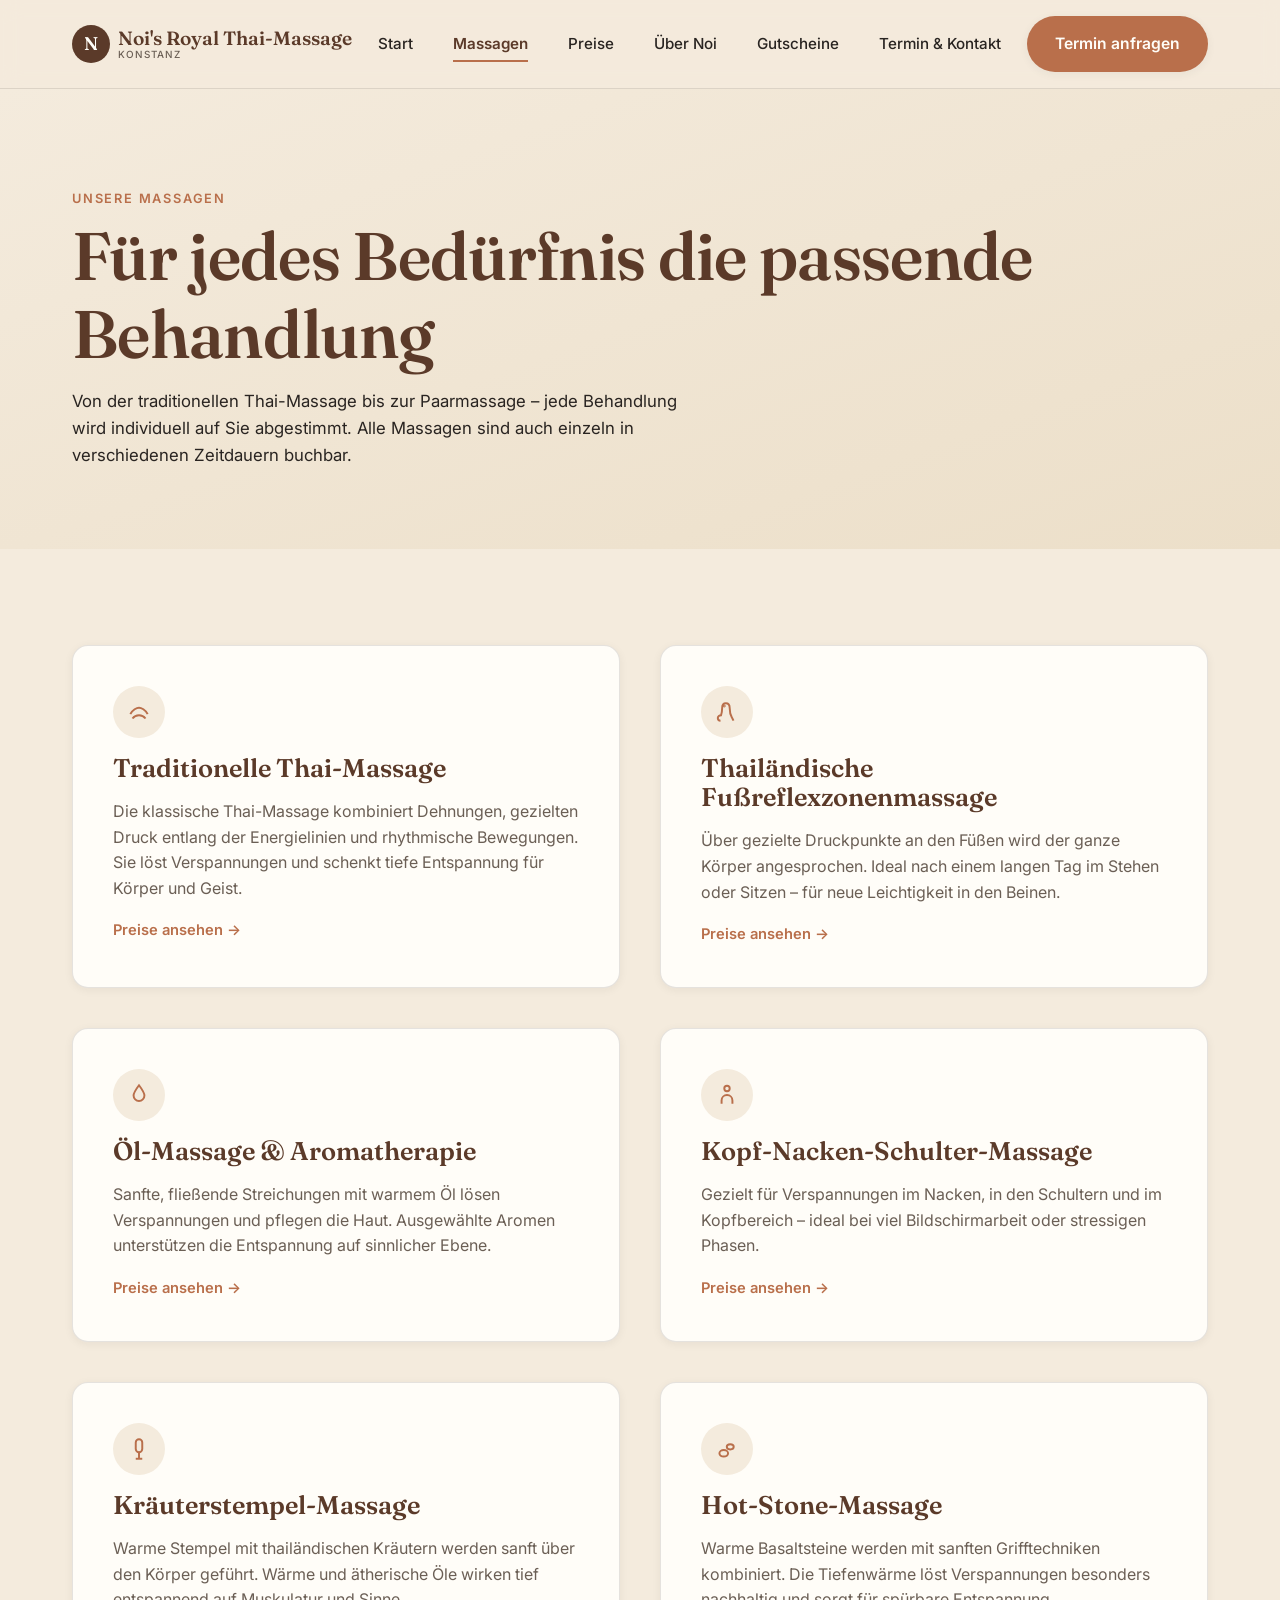
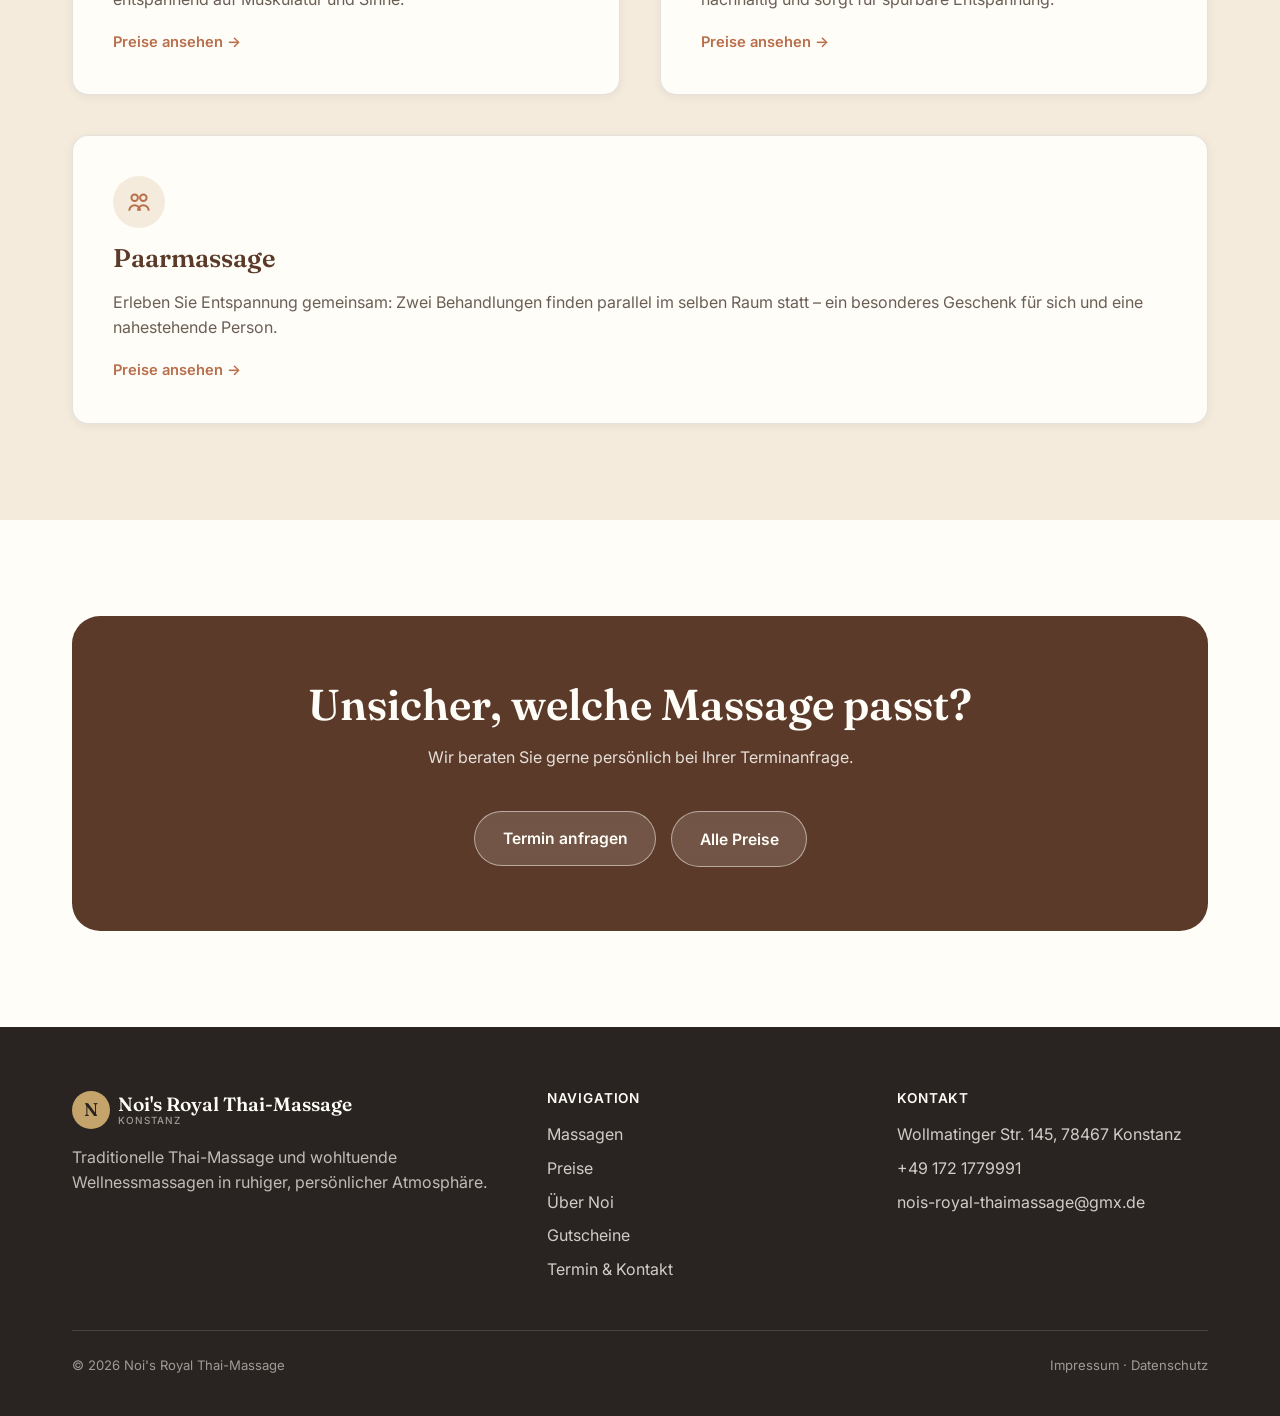
<file: massagen.html>
<!doctype html>
<html lang="de">
<head>
<meta charset="UTF-8">
<meta name="viewport" content="width=device-width, initial-scale=1">
<title>Massagen – Noi's Royal Thai-Massage Konstanz</title>
<meta name="description" content="Alle Massagearten im Überblick: Traditionelle Thai-Massage, Öl-Massage, Fußreflexzonenmassage, Kopf-Nacken-Schulter, Kräuterstempel, Hot Stone und Paarmassage in Konstanz.">
<link rel="icon" href="data:image/svg+xml,%3Csvg xmlns='http://www.w3.org/2000/svg' viewBox='0 0 64 64'%3E%3Ccircle cx='32' cy='32' r='32' fill='%235B3A29'/%3E%3Ctext x='32' y='43' font-family='Georgia,serif' font-size='30' fill='%23FFFDF8' text-anchor='middle'%3EN%3C/text%3E%3C/svg%3E">
<link rel="preconnect" href="https://fonts.googleapis.com">
<link rel="preconnect" href="https://fonts.gstatic.com" crossorigin>
<link href="https://fonts.googleapis.com/css2?family=Fraunces:opsz,wght@9..144,500;9..144,600&family=Inter:wght@400;500;600;700&display=swap" rel="stylesheet">
<link rel="stylesheet" href="css/styles.css">
</head>
<body>
<a class="skip-link" href="#main">Zum Inhalt springen</a>

<header class="site-header">
  <div class="container nav">
    <a href="index.html" class="brand">
      <span class="brand-mark">N</span>
      <span class="brand-name">Noi's Royal Thai-Massage<span class="brand-sub">Konstanz</span></span>
    </a>
    <nav class="nav-links" aria-label="Hauptnavigation">
      <a href="index.html">Start</a>
      <a href="massagen.html" aria-current="page">Massagen</a>
      <a href="preise.html">Preise</a>
      <a href="ueber-noi.html">Über Noi</a>
      <a href="gutscheine.html">Gutscheine</a>
      <a href="termin-kontakt.html">Termin &amp; Kontakt</a>
    </nav>
    <div class="nav-actions">
      <a href="termin-kontakt.html" class="btn btn-primary nav-cta">Termin anfragen</a>
      <button class="nav-toggle" aria-expanded="false" aria-controls="mobile-menu" aria-label="Menü öffnen">
        <span></span><span></span><span></span>
      </button>
    </div>
  </div>
  <div class="mobile-menu" id="mobile-menu">
    <a href="index.html">Start</a>
    <a href="massagen.html">Massagen</a>
    <a href="preise.html">Preise</a>
    <a href="ueber-noi.html">Über Noi</a>
    <a href="gutscheine.html">Gutscheine</a>
    <a href="termin-kontakt.html">Termin &amp; Kontakt</a>
    <a href="termin-kontakt.html" class="btn btn-primary btn-block">Termin anfragen</a>
  </div>
</header>

<main id="main">

  <section class="page-hero">
    <div class="container">
      <span class="eyebrow">Unsere Massagen</span>
      <h1>Für jedes Bedürfnis die passende Behandlung</h1>
      <p class="lede">Von der traditionellen Thai-Massage bis zur Paarmassage – jede Behandlung wird individuell auf Sie abgestimmt. Alle Massagen sind auch einzeln in verschiedenen Zeitdauern buchbar.</p>
    </div>
  </section>

  <section>
    <div class="container">
      <div class="grid grid-2" style="gap: var(--space-lg);">

        <article id="thai-massage" class="card reveal">
          <div class="card-icon">
            <svg viewBox="0 0 24 24" fill="none" stroke="currentColor" stroke-width="1.8"><path d="M4 14c2-4 6-6 8-6s6 2 8 6"/><path d="M6 18c1.5-2 4-3 6-3s4.5 1 6 3"/></svg>
          </div>
          <h3>Traditionelle Thai-Massage</h3>
          <p>Die klassische Thai-Massage kombiniert Dehnungen, gezielten Druck entlang der Energielinien und rhythmische Bewegungen. Sie löst Verspannungen und schenkt tiefe Entspannung für Körper und Geist.</p>
          <a href="preise.html#thai-massage" class="card-link">Preise ansehen →</a>
        </article>

        <article id="fussreflex" class="card reveal">
          <div class="card-icon">
            <svg viewBox="0 0 24 24" fill="none" stroke="currentColor" stroke-width="1.8"><path d="M6 20c-1.5 0-2.5-1-2.5-2.5S5 15 6.5 15c.6-2 1-4.5 1-6.5C7.5 5.5 9 4 11 4s3.5 1.5 3.5 4.5c0 3 .5 6 2 8.5.5 1 1.5 3 1.5 3"/><circle cx="9.5" cy="6.5" r=".4" fill="currentColor"/></svg>
          </div>
          <h3>Thailändische Fußreflexzonenmassage</h3>
          <p>Über gezielte Druckpunkte an den Füßen wird der ganze Körper angesprochen. Ideal nach einem langen Tag im Stehen oder Sitzen – für neue Leichtigkeit in den Beinen.</p>
          <a href="preise.html#fussreflex" class="card-link">Preise ansehen →</a>
        </article>

        <article id="oel-massage" class="card reveal">
          <div class="card-icon">
            <svg viewBox="0 0 24 24" fill="none" stroke="currentColor" stroke-width="1.8"><path d="M12 3c3 4 5 6.8 5 9.5A5 5 0 0 1 7 12.5C7 9.8 9 7 12 3z"/></svg>
          </div>
          <h3>Öl-Massage &amp; Aromatherapie</h3>
          <p>Sanfte, fließende Streichungen mit warmem Öl lösen Verspannungen und pflegen die Haut. Ausgewählte Aromen unterstützen die Entspannung auf sinnlicher Ebene.</p>
          <a href="preise.html#oel-massage" class="card-link">Preise ansehen →</a>
        </article>

        <article id="kopf-nacken-schulter" class="card reveal">
          <div class="card-icon">
            <svg viewBox="0 0 24 24" fill="none" stroke="currentColor" stroke-width="1.8"><circle cx="12" cy="6" r="2.5"/><path d="M7 20v-3c0-2.8 2.2-5 5-5s5 2.2 5 5v3"/></svg>
          </div>
          <h3>Kopf-Nacken-Schulter-Massage</h3>
          <p>Gezielt für Verspannungen im Nacken, in den Schultern und im Kopfbereich – ideal bei viel Bildschirmarbeit oder stressigen Phasen.</p>
          <a href="preise.html#kopf-nacken-schulter" class="card-link">Preise ansehen →</a>
        </article>

        <article id="kraeuterstempel" class="card reveal">
          <div class="card-icon">
            <svg viewBox="0 0 24 24" fill="none" stroke="currentColor" stroke-width="1.8"><rect x="9" y="3" width="6" height="12" rx="3"/><path d="M12 15v6"/><path d="M9 21h6"/></svg>
          </div>
          <h3>Kräuterstempel-Massage</h3>
          <p>Warme Stempel mit thailändischen Kräutern werden sanft über den Körper geführt. Wärme und ätherische Öle wirken tief entspannend auf Muskulatur und Sinne.</p>
          <a href="preise.html#kraeuterstempel" class="card-link">Preise ansehen →</a>
        </article>

        <article id="hot-stone" class="card reveal">
          <div class="card-icon">
            <svg viewBox="0 0 24 24" fill="none" stroke="currentColor" stroke-width="1.8"><ellipse cx="9" cy="16" rx="4" ry="3"/><ellipse cx="15" cy="10" rx="3.2" ry="2.4"/></svg>
          </div>
          <h3>Hot-Stone-Massage</h3>
          <p>Warme Basaltsteine werden mit sanften Grifftechniken kombiniert. Die Tiefenwärme löst Verspannungen besonders nachhaltig und sorgt für spürbare Entspannung.</p>
          <a href="preise.html#hot-stone" class="card-link">Preise ansehen →</a>
        </article>

        <article id="paarmassage" class="card reveal" style="grid-column: 1 / -1;">
          <div class="card-icon">
            <svg viewBox="0 0 24 24" fill="none" stroke="currentColor" stroke-width="1.8"><circle cx="8" cy="8" r="3"/><circle cx="16" cy="8" r="3"/><path d="M3 20c0-3 2.5-5 5-5s5 2 5 5"/><path d="M11 20c0-3 2.5-5 5-5s5 2 5 5"/></svg>
          </div>
          <h3>Paarmassage</h3>
          <p>Erleben Sie Entspannung gemeinsam: Zwei Behandlungen finden parallel im selben Raum statt – ein besonderes Geschenk für sich und eine nahestehende Person.</p>
          <a href="preise.html#paarmassage" class="card-link">Preise ansehen →</a>
        </article>

      </div>
    </div>
  </section>

  <section class="section-tinted">
    <div class="container">
      <div class="cta-banner reveal" style="background:var(--color-primary);">
        <h2>Unsicher, welche Massage passt?</h2>
        <p>Wir beraten Sie gerne persönlich bei Ihrer Terminanfrage.</p>
        <div class="hero-ctas">
          <a href="termin-kontakt.html" class="btn btn-ghost-light">Termin anfragen</a>
          <a href="preise.html" class="btn btn-ghost-light">Alle Preise</a>
        </div>
      </div>
    </div>
  </section>

</main>

<footer class="site-footer">
  <div class="container">
    <div class="footer-grid">
      <div>
        <a href="index.html" class="brand">
          <span class="brand-mark">N</span>
          <span class="brand-name">Noi's Royal Thai-Massage<span class="brand-sub">Konstanz</span></span>
        </a>
        <p>Traditionelle Thai-Massage und wohltuende Wellnessmassagen in ruhiger, persönlicher Atmosphäre.</p>
      </div>
      <div>
        <h4>Navigation</h4>
        <ul class="footer-links">
          <li><a href="massagen.html">Massagen</a></li>
          <li><a href="preise.html">Preise</a></li>
          <li><a href="ueber-noi.html">Über Noi</a></li>
          <li><a href="gutscheine.html">Gutscheine</a></li>
          <li><a href="termin-kontakt.html">Termin &amp; Kontakt</a></li>
        </ul>
      </div>
      <div>
        <h4>Kontakt</h4>
        <ul class="footer-links">
          <li>Wollmatinger Str. 145, 78467 Konstanz</li>
          <li><a href="tel:+491721779991">+49 172 1779991</a></li>
          <li><a href="mailto:nois-royal-thaimassage@gmx.de">nois-royal-thaimassage@gmx.de</a></li>
        </ul>
      </div>
    </div>
    <div class="footer-bottom">
      <span>&copy; <span id="current-year">2026</span> Noi's Royal Thai-Massage</span>
      <span><a href="impressum.html">Impressum</a> · <a href="datenschutz.html">Datenschutz</a></span>
    </div>
  </div>
</footer>

<script src="js/main.js" defer></script>
</body>
</html>
</file>
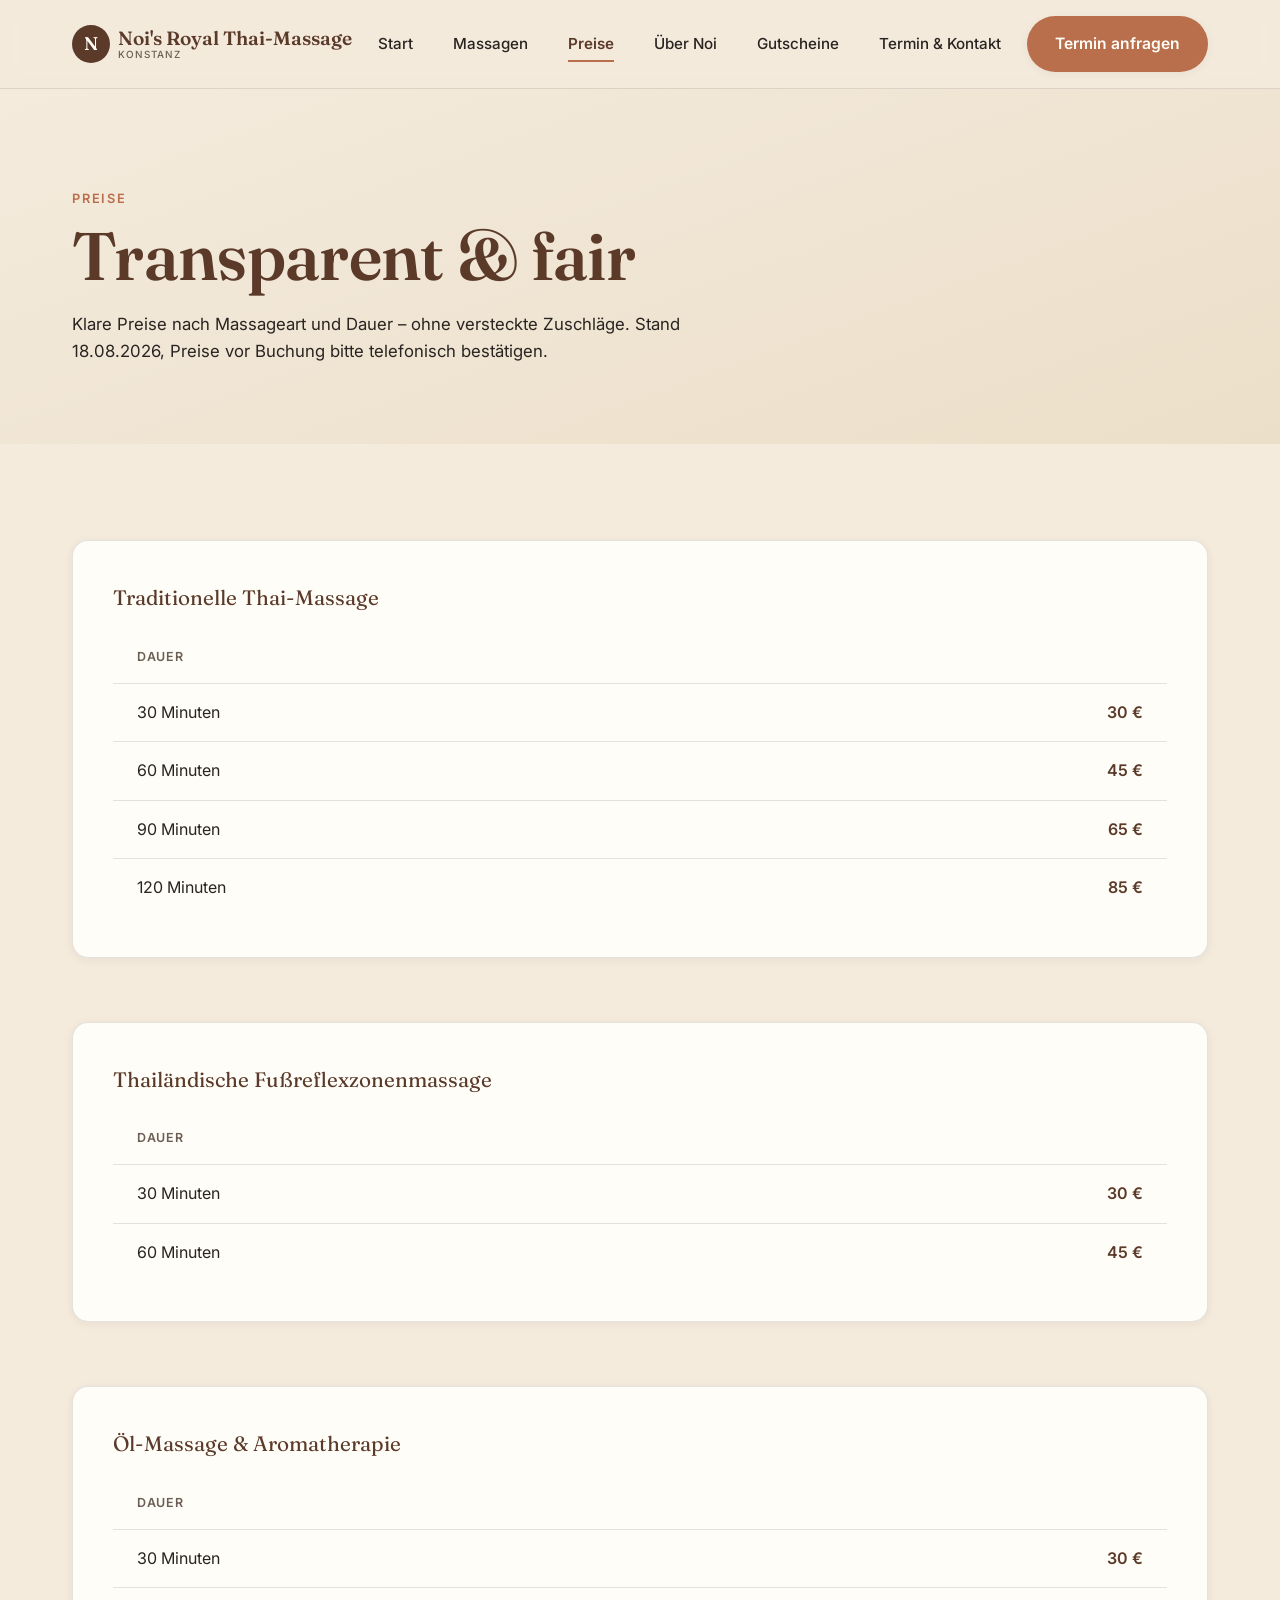
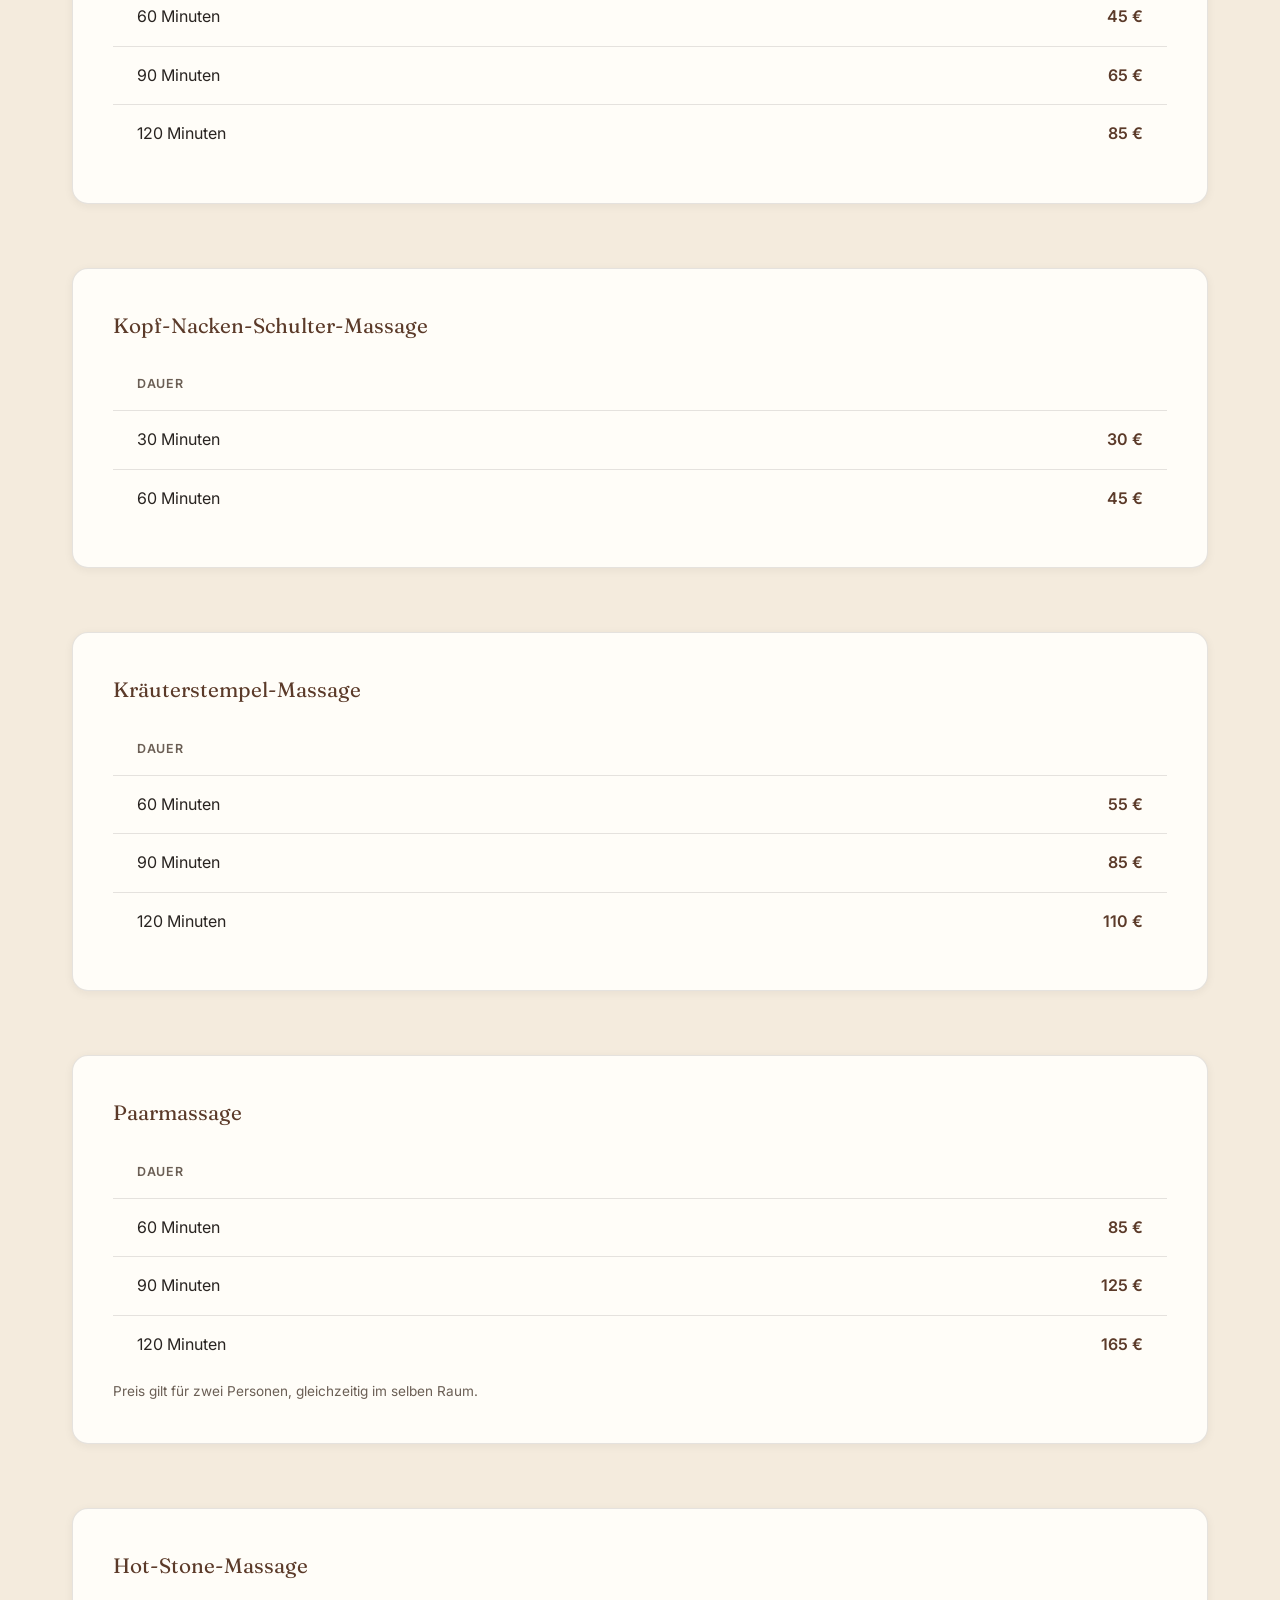
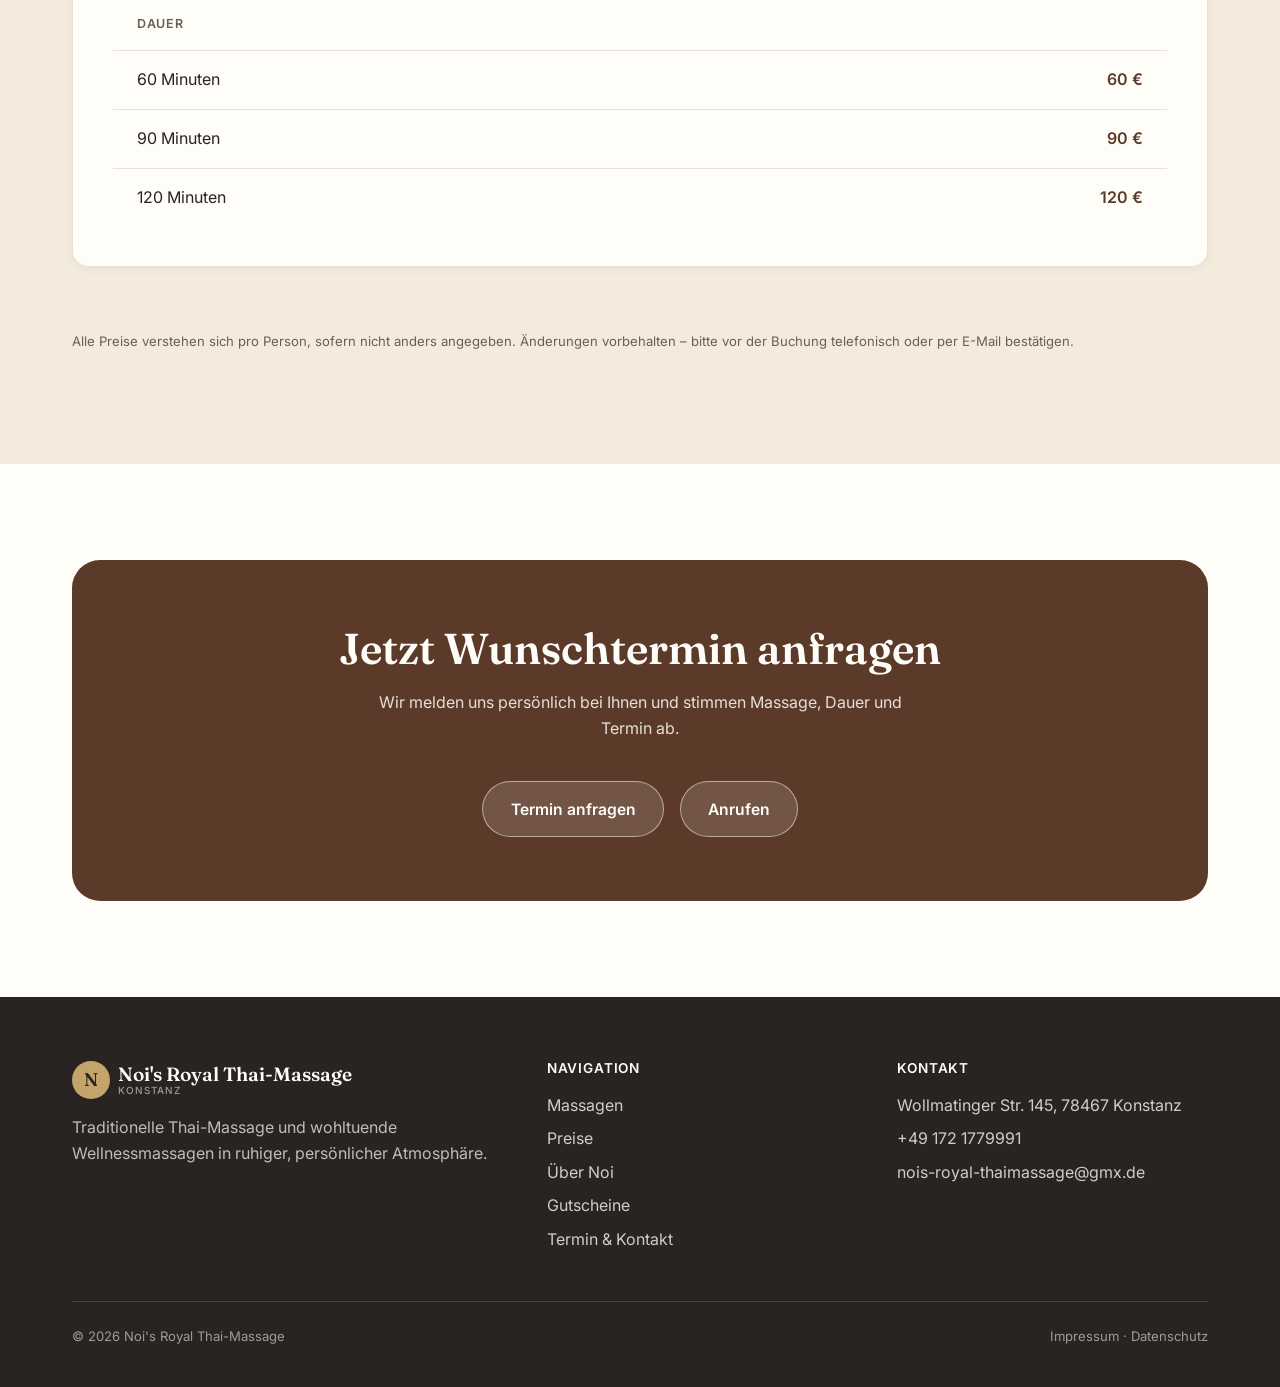
<file: preise.html>
<!doctype html>
<html lang="de">
<head>
<meta charset="UTF-8">
<meta name="viewport" content="width=device-width, initial-scale=1">
<title>Preise – Noi's Royal Thai-Massage Konstanz</title>
<meta name="description" content="Transparente Preise für Thai-Massage, Öl-Massage, Fußreflexzonenmassage, Kopf-Nacken-Schulter, Kräuterstempel, Hot Stone und Paarmassage in Konstanz.">
<link rel="icon" href="data:image/svg+xml,%3Csvg xmlns='http://www.w3.org/2000/svg' viewBox='0 0 64 64'%3E%3Ccircle cx='32' cy='32' r='32' fill='%235B3A29'/%3E%3Ctext x='32' y='43' font-family='Georgia,serif' font-size='30' fill='%23FFFDF8' text-anchor='middle'%3EN%3C/text%3E%3C/svg%3E">
<link rel="preconnect" href="https://fonts.googleapis.com">
<link rel="preconnect" href="https://fonts.gstatic.com" crossorigin>
<link href="https://fonts.googleapis.com/css2?family=Fraunces:opsz,wght@9..144,500;9..144,600&family=Inter:wght@400;500;600;700&display=swap" rel="stylesheet">
<link rel="stylesheet" href="css/styles.css">
</head>
<body>
<a class="skip-link" href="#main">Zum Inhalt springen</a>

<header class="site-header">
  <div class="container nav">
    <a href="index.html" class="brand">
      <span class="brand-mark">N</span>
      <span class="brand-name">Noi's Royal Thai-Massage<span class="brand-sub">Konstanz</span></span>
    </a>
    <nav class="nav-links" aria-label="Hauptnavigation">
      <a href="index.html">Start</a>
      <a href="massagen.html">Massagen</a>
      <a href="preise.html" aria-current="page">Preise</a>
      <a href="ueber-noi.html">Über Noi</a>
      <a href="gutscheine.html">Gutscheine</a>
      <a href="termin-kontakt.html">Termin &amp; Kontakt</a>
    </nav>
    <div class="nav-actions">
      <a href="termin-kontakt.html" class="btn btn-primary nav-cta">Termin anfragen</a>
      <button class="nav-toggle" aria-expanded="false" aria-controls="mobile-menu" aria-label="Menü öffnen">
        <span></span><span></span><span></span>
      </button>
    </div>
  </div>
  <div class="mobile-menu" id="mobile-menu">
    <a href="index.html">Start</a>
    <a href="massagen.html">Massagen</a>
    <a href="preise.html">Preise</a>
    <a href="ueber-noi.html">Über Noi</a>
    <a href="gutscheine.html">Gutscheine</a>
    <a href="termin-kontakt.html">Termin &amp; Kontakt</a>
    <a href="termin-kontakt.html" class="btn btn-primary btn-block">Termin anfragen</a>
  </div>
</header>

<main id="main">

  <section class="page-hero">
    <div class="container">
      <span class="eyebrow">Preise</span>
      <h1>Transparent &amp; fair</h1>
      <p class="lede">Klare Preise nach Massageart und Dauer – ohne versteckte Zuschläge. Stand 18.08.2026, Preise vor Buchung bitte telefonisch bestätigen.</p>
    </div>
  </section>

  <section>
    <div class="container">

      <div id="thai-massage" class="price-group reveal">
        <table class="price-table">
          <caption>Traditionelle Thai-Massage</caption>
          <thead><tr><th>Dauer</th><th></th></tr></thead>
          <tbody>
            <tr><td>30 Minuten</td><td class="price">30 €</td></tr>
            <tr><td>60 Minuten</td><td class="price">45 €</td></tr>
            <tr><td>90 Minuten</td><td class="price">65 €</td></tr>
            <tr><td>120 Minuten</td><td class="price">85 €</td></tr>
          </tbody>
        </table>
      </div>

      <div id="fussreflex" class="price-group reveal">
        <table class="price-table">
          <caption>Thailändische Fußreflexzonenmassage</caption>
          <thead><tr><th>Dauer</th><th></th></tr></thead>
          <tbody>
            <tr><td>30 Minuten</td><td class="price">30 €</td></tr>
            <tr><td>60 Minuten</td><td class="price">45 €</td></tr>
          </tbody>
        </table>
      </div>

      <div id="oel-massage" class="price-group reveal">
        <table class="price-table">
          <caption>Öl-Massage &amp; Aromatherapie</caption>
          <thead><tr><th>Dauer</th><th></th></tr></thead>
          <tbody>
            <tr><td>30 Minuten</td><td class="price">30 €</td></tr>
            <tr><td>60 Minuten</td><td class="price">45 €</td></tr>
            <tr><td>90 Minuten</td><td class="price">65 €</td></tr>
            <tr><td>120 Minuten</td><td class="price">85 €</td></tr>
          </tbody>
        </table>
      </div>

      <div id="kopf-nacken-schulter" class="price-group reveal">
        <table class="price-table">
          <caption>Kopf-Nacken-Schulter-Massage</caption>
          <thead><tr><th>Dauer</th><th></th></tr></thead>
          <tbody>
            <tr><td>30 Minuten</td><td class="price">30 €</td></tr>
            <tr><td>60 Minuten</td><td class="price">45 €</td></tr>
          </tbody>
        </table>
      </div>

      <div id="kraeuterstempel" class="price-group reveal">
        <table class="price-table">
          <caption>Kräuterstempel-Massage</caption>
          <thead><tr><th>Dauer</th><th></th></tr></thead>
          <tbody>
            <tr><td>60 Minuten</td><td class="price">55 €</td></tr>
            <tr><td>90 Minuten</td><td class="price">85 €</td></tr>
            <tr><td>120 Minuten</td><td class="price">110 €</td></tr>
          </tbody>
        </table>
      </div>

      <div id="paarmassage" class="price-group reveal">
        <table class="price-table">
          <caption>Paarmassage</caption>
          <thead><tr><th>Dauer</th><th></th></tr></thead>
          <tbody>
            <tr><td>60 Minuten</td><td class="price">85 €</td></tr>
            <tr><td>90 Minuten</td><td class="price">125 €</td></tr>
            <tr><td>120 Minuten</td><td class="price">165 €</td></tr>
          </tbody>
        </table>
        <p class="price-group-note">Preis gilt für zwei Personen, gleichzeitig im selben Raum.</p>
      </div>

      <div id="hot-stone" class="price-group reveal">
        <table class="price-table">
          <caption>Hot-Stone-Massage</caption>
          <thead><tr><th>Dauer</th><th></th></tr></thead>
          <tbody>
            <tr><td>60 Minuten</td><td class="price">60 €</td></tr>
            <tr><td>90 Minuten</td><td class="price">90 €</td></tr>
            <tr><td>120 Minuten</td><td class="price">120 €</td></tr>
          </tbody>
        </table>
      </div>

      <p class="form-note reveal">Alle Preise verstehen sich pro Person, sofern nicht anders angegeben. Änderungen vorbehalten – bitte vor der Buchung telefonisch oder per E-Mail bestätigen.</p>
    </div>
  </section>

  <section class="section-tinted">
    <div class="container">
      <div class="cta-banner reveal" style="background:var(--color-primary);">
        <h2>Jetzt Wunschtermin anfragen</h2>
        <p>Wir melden uns persönlich bei Ihnen und stimmen Massage, Dauer und Termin ab.</p>
        <div class="hero-ctas">
          <a href="termin-kontakt.html" class="btn btn-ghost-light">Termin anfragen</a>
          <a href="tel:+491721779991" class="btn btn-ghost-light">Anrufen</a>
        </div>
      </div>
    </div>
  </section>

</main>

<footer class="site-footer">
  <div class="container">
    <div class="footer-grid">
      <div>
        <a href="index.html" class="brand">
          <span class="brand-mark">N</span>
          <span class="brand-name">Noi's Royal Thai-Massage<span class="brand-sub">Konstanz</span></span>
        </a>
        <p>Traditionelle Thai-Massage und wohltuende Wellnessmassagen in ruhiger, persönlicher Atmosphäre.</p>
      </div>
      <div>
        <h4>Navigation</h4>
        <ul class="footer-links">
          <li><a href="massagen.html">Massagen</a></li>
          <li><a href="preise.html">Preise</a></li>
          <li><a href="ueber-noi.html">Über Noi</a></li>
          <li><a href="gutscheine.html">Gutscheine</a></li>
          <li><a href="termin-kontakt.html">Termin &amp; Kontakt</a></li>
        </ul>
      </div>
      <div>
        <h4>Kontakt</h4>
        <ul class="footer-links">
          <li>Wollmatinger Str. 145, 78467 Konstanz</li>
          <li><a href="tel:+491721779991">+49 172 1779991</a></li>
          <li><a href="mailto:nois-royal-thaimassage@gmx.de">nois-royal-thaimassage@gmx.de</a></li>
        </ul>
      </div>
    </div>
    <div class="footer-bottom">
      <span>&copy; <span id="current-year">2026</span> Noi's Royal Thai-Massage</span>
      <span><a href="impressum.html">Impressum</a> · <a href="datenschutz.html">Datenschutz</a></span>
    </div>
  </div>
</footer>

<script src="js/main.js" defer></script>
</body>
</html>
</file>
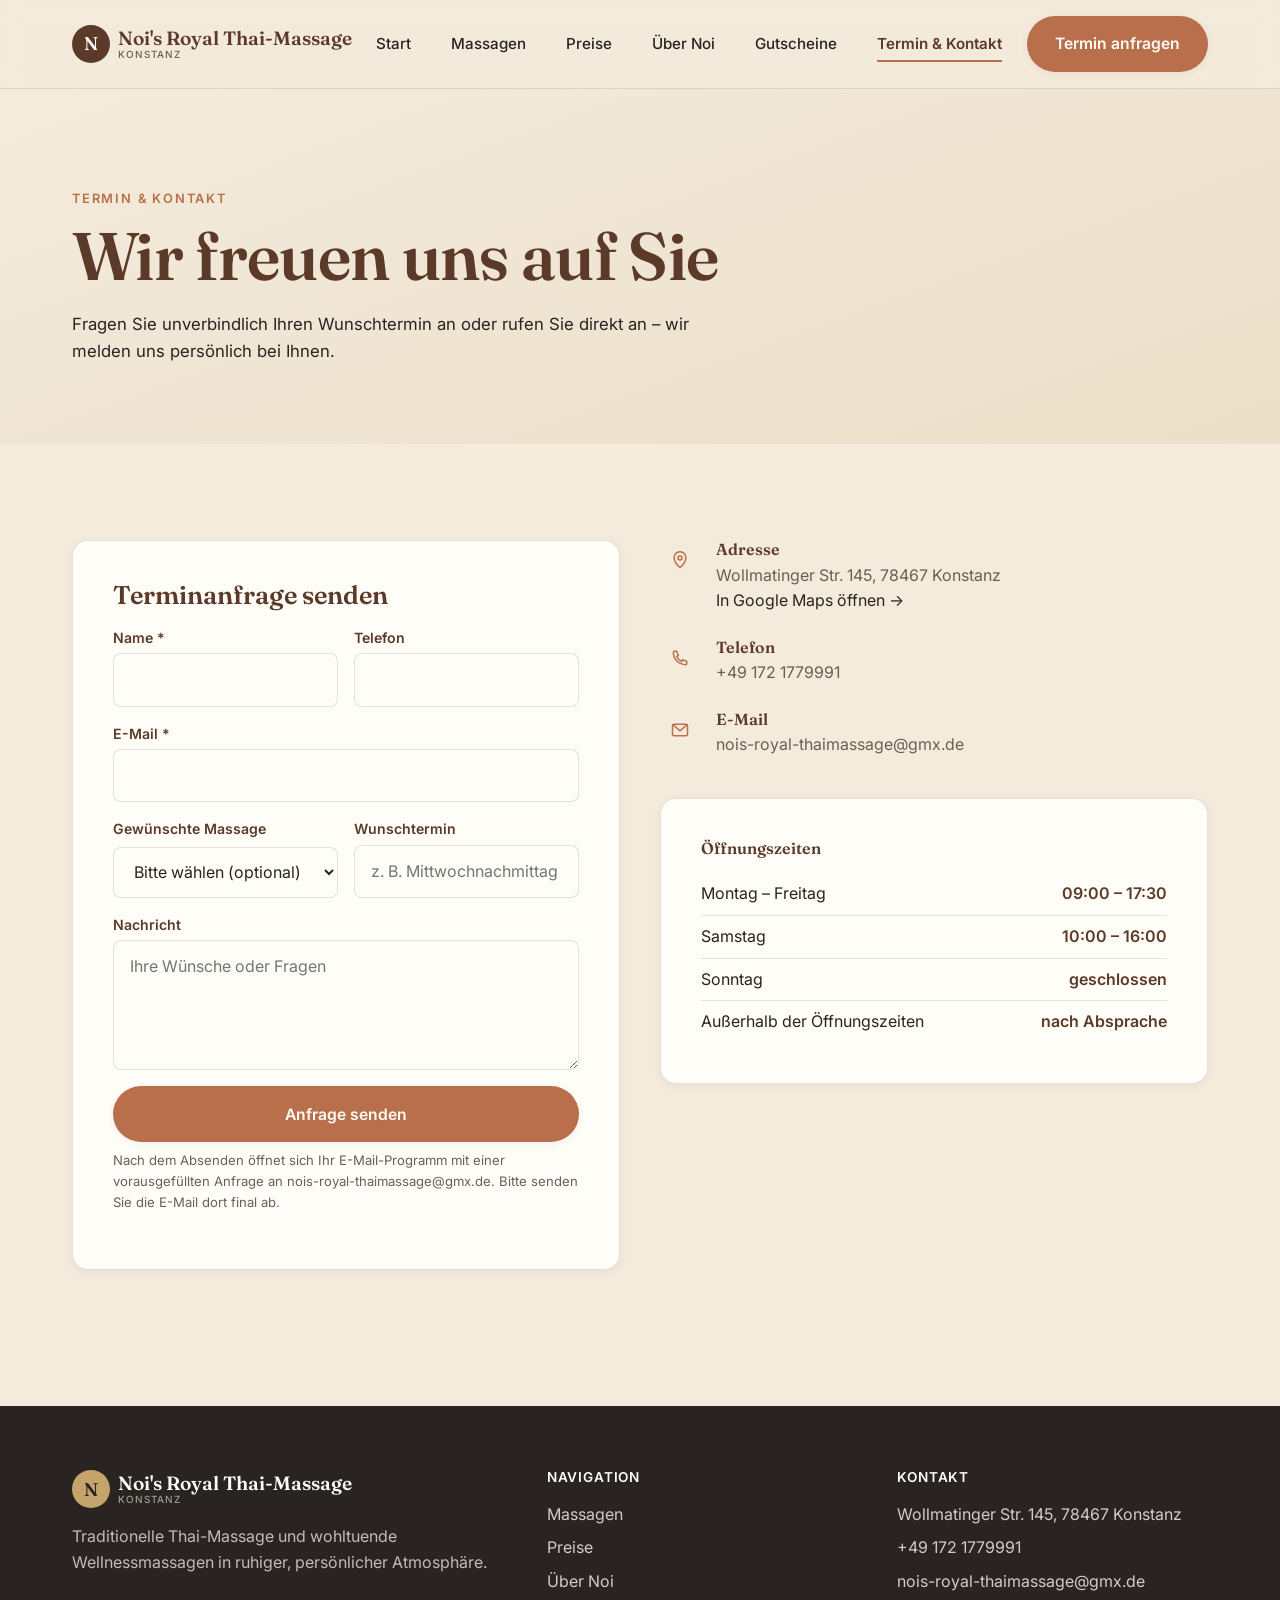
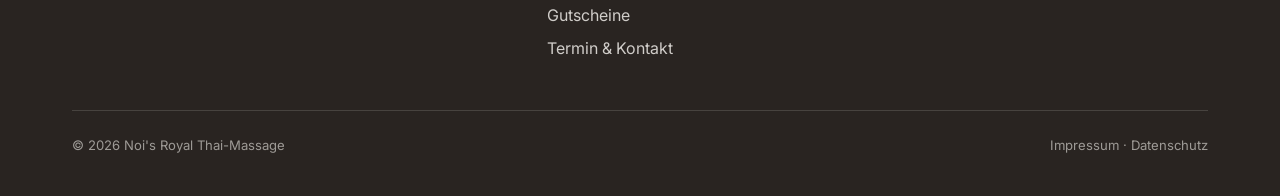
<file: termin-kontakt.html>
<!doctype html>
<html lang="de">
<head>
<meta charset="UTF-8">
<meta name="viewport" content="width=device-width, initial-scale=1">
<title>Termin &amp; Kontakt – Noi's Royal Thai-Massage Konstanz</title>
<meta name="description" content="Termin anfragen bei Noi's Royal Thai-Massage in Konstanz. Adresse, Öffnungszeiten, Telefon und E-Mail auf einen Blick.">
<link rel="icon" href="data:image/svg+xml,%3Csvg xmlns='http://www.w3.org/2000/svg' viewBox='0 0 64 64'%3E%3Ccircle cx='32' cy='32' r='32' fill='%235B3A29'/%3E%3Ctext x='32' y='43' font-family='Georgia,serif' font-size='30' fill='%23FFFDF8' text-anchor='middle'%3EN%3C/text%3E%3C/svg%3E">
<link rel="preconnect" href="https://fonts.googleapis.com">
<link rel="preconnect" href="https://fonts.gstatic.com" crossorigin>
<link href="https://fonts.googleapis.com/css2?family=Fraunces:opsz,wght@9..144,500;9..144,600&family=Inter:wght@400;500;600;700&display=swap" rel="stylesheet">
<link rel="stylesheet" href="css/styles.css">
</head>
<body>
<a class="skip-link" href="#main">Zum Inhalt springen</a>

<header class="site-header">
  <div class="container nav">
    <a href="index.html" class="brand">
      <span class="brand-mark">N</span>
      <span class="brand-name">Noi's Royal Thai-Massage<span class="brand-sub">Konstanz</span></span>
    </a>
    <nav class="nav-links" aria-label="Hauptnavigation">
      <a href="index.html">Start</a>
      <a href="massagen.html">Massagen</a>
      <a href="preise.html">Preise</a>
      <a href="ueber-noi.html">Über Noi</a>
      <a href="gutscheine.html">Gutscheine</a>
      <a href="termin-kontakt.html" aria-current="page">Termin &amp; Kontakt</a>
    </nav>
    <div class="nav-actions">
      <a href="termin-kontakt.html" class="btn btn-primary nav-cta">Termin anfragen</a>
      <button class="nav-toggle" aria-expanded="false" aria-controls="mobile-menu" aria-label="Menü öffnen">
        <span></span><span></span><span></span>
      </button>
    </div>
  </div>
  <div class="mobile-menu" id="mobile-menu">
    <a href="index.html">Start</a>
    <a href="massagen.html">Massagen</a>
    <a href="preise.html">Preise</a>
    <a href="ueber-noi.html">Über Noi</a>
    <a href="gutscheine.html">Gutscheine</a>
    <a href="termin-kontakt.html">Termin &amp; Kontakt</a>
    <a href="termin-kontakt.html" class="btn btn-primary btn-block">Termin anfragen</a>
  </div>
</header>

<main id="main">

  <section class="page-hero">
    <div class="container">
      <span class="eyebrow">Termin &amp; Kontakt</span>
      <h1>Wir freuen uns auf Sie</h1>
      <p class="lede">Fragen Sie unverbindlich Ihren Wunschtermin an oder rufen Sie direkt an – wir melden uns persönlich bei Ihnen.</p>
    </div>
  </section>

  <section>
    <div class="container contact-grid">

      <div class="reveal">
        <div class="card" style="margin-bottom: var(--space-lg);">
          <h3>Terminanfrage senden</h3>
          <form id="contact-form" novalidate>
            <div class="form-row two">
              <div class="form-field">
                <label for="name">Name *</label>
                <input type="text" id="name" name="name" required autocomplete="name">
              </div>
              <div class="form-field">
                <label for="phone">Telefon</label>
                <input type="tel" id="phone" name="phone" autocomplete="tel">
              </div>
            </div>
            <div class="form-field">
              <label for="email">E-Mail *</label>
              <input type="email" id="email" name="email" required autocomplete="email">
            </div>
            <div class="form-row two">
              <div class="form-field">
                <label for="massage">Gewünschte Massage</label>
                <select id="massage" name="massage">
                  <option value="">Bitte wählen (optional)</option>
                  <option>Traditionelle Thai-Massage</option>
                  <option>Thailändische Fußreflexzonenmassage</option>
                  <option>Öl-Massage &amp; Aromatherapie</option>
                  <option>Kopf-Nacken-Schulter-Massage</option>
                  <option>Kräuterstempel-Massage</option>
                  <option>Hot-Stone-Massage</option>
                  <option>Paarmassage</option>
                  <option>Gutschein</option>
                  <option>Noch unsicher</option>
                </select>
              </div>
              <div class="form-field">
                <label for="preferred_date">Wunschtermin</label>
                <input type="text" id="preferred_date" name="preferred_date" placeholder="z. B. Mittwochnachmittag">
              </div>
            </div>
            <div class="form-field">
              <label for="message">Nachricht</label>
              <textarea id="message" name="message" rows="4" placeholder="Ihre Wünsche oder Fragen"></textarea>
            </div>
            <button type="submit" class="btn btn-primary btn-block">Anfrage senden</button>
            <p class="form-note">Nach dem Absenden öffnet sich Ihr E-Mail-Programm mit einer vorausgefüllten Anfrage an nois-royal-thaimassage@gmx.de. Bitte senden Sie die E-Mail dort final ab.</p>
            <p class="form-status" id="form-status" role="status"></p>
          </form>
        </div>
      </div>

      <div class="reveal">
        <div class="info-list" style="margin-bottom: var(--space-lg);">
          <div class="info-row">
            <span class="icon-badge">
              <svg viewBox="0 0 24 24" fill="none" stroke="currentColor" stroke-width="1.8"><path d="M12 21s-7-6.1-7-11.5A7 7 0 0 1 12 2a7 7 0 0 1 7 7.5C19 14.9 12 21 12 21z"/><circle cx="12" cy="9.5" r="2.4"/></svg>
            </span>
            <div>
              <h4>Adresse</h4>
              <p>Wollmatinger Str. 145, 78467 Konstanz</p>
              <a href="https://www.google.com/maps/search/?api=1&query=Noi%27s+Royal+Thai-Massage+Wollmatinger+Str.+145+78467+Konstanz" target="_blank" rel="noopener" class="card-link">In Google Maps öffnen →</a>
            </div>
          </div>
          <div class="info-row">
            <span class="icon-badge">
              <svg viewBox="0 0 24 24" fill="none" stroke="currentColor" stroke-width="1.8"><path d="M4 5a1 1 0 0 1 1-1h3l2 5-2 1.2a13 13 0 0 0 6 6L15 14l5 2v3a1 1 0 0 1-1 1C10.5 20 4 13.5 4 5z"/></svg>
            </span>
            <div>
              <h4>Telefon</h4>
              <p><a href="tel:+491721779991">+49 172 1779991</a></p>
            </div>
          </div>
          <div class="info-row">
            <span class="icon-badge">
              <svg viewBox="0 0 24 24" fill="none" stroke="currentColor" stroke-width="1.8"><rect x="3" y="5" width="18" height="14" rx="2"/><path d="M4 6l8 7 8-7"/></svg>
            </span>
            <div>
              <h4>E-Mail</h4>
              <p><a href="mailto:nois-royal-thaimassage@gmx.de">nois-royal-thaimassage@gmx.de</a></p>
            </div>
          </div>
        </div>

        <div class="card">
          <h4 style="margin-bottom: var(--space-sm);">Öffnungszeiten</h4>
          <table class="hours-table">
            <tbody>
              <tr><td>Montag – Freitag</td><td>09:00 – 17:30</td></tr>
              <tr><td>Samstag</td><td>10:00 – 16:00</td></tr>
              <tr><td>Sonntag</td><td>geschlossen</td></tr>
              <tr><td>Außerhalb der Öffnungszeiten</td><td>nach Absprache</td></tr>
            </tbody>
          </table>
        </div>
      </div>

    </div>
  </section>

</main>

<footer class="site-footer">
  <div class="container">
    <div class="footer-grid">
      <div>
        <a href="index.html" class="brand">
          <span class="brand-mark">N</span>
          <span class="brand-name">Noi's Royal Thai-Massage<span class="brand-sub">Konstanz</span></span>
        </a>
        <p>Traditionelle Thai-Massage und wohltuende Wellnessmassagen in ruhiger, persönlicher Atmosphäre.</p>
      </div>
      <div>
        <h4>Navigation</h4>
        <ul class="footer-links">
          <li><a href="massagen.html">Massagen</a></li>
          <li><a href="preise.html">Preise</a></li>
          <li><a href="ueber-noi.html">Über Noi</a></li>
          <li><a href="gutscheine.html">Gutscheine</a></li>
          <li><a href="termin-kontakt.html">Termin &amp; Kontakt</a></li>
        </ul>
      </div>
      <div>
        <h4>Kontakt</h4>
        <ul class="footer-links">
          <li>Wollmatinger Str. 145, 78467 Konstanz</li>
          <li><a href="tel:+491721779991">+49 172 1779991</a></li>
          <li><a href="mailto:nois-royal-thaimassage@gmx.de">nois-royal-thaimassage@gmx.de</a></li>
        </ul>
      </div>
    </div>
    <div class="footer-bottom">
      <span>&copy; <span id="current-year">2026</span> Noi's Royal Thai-Massage</span>
      <span><a href="impressum.html">Impressum</a> · <a href="datenschutz.html">Datenschutz</a></span>
    </div>
  </div>
</footer>

<script src="js/main.js" defer></script>
</body>
</html>
</file>
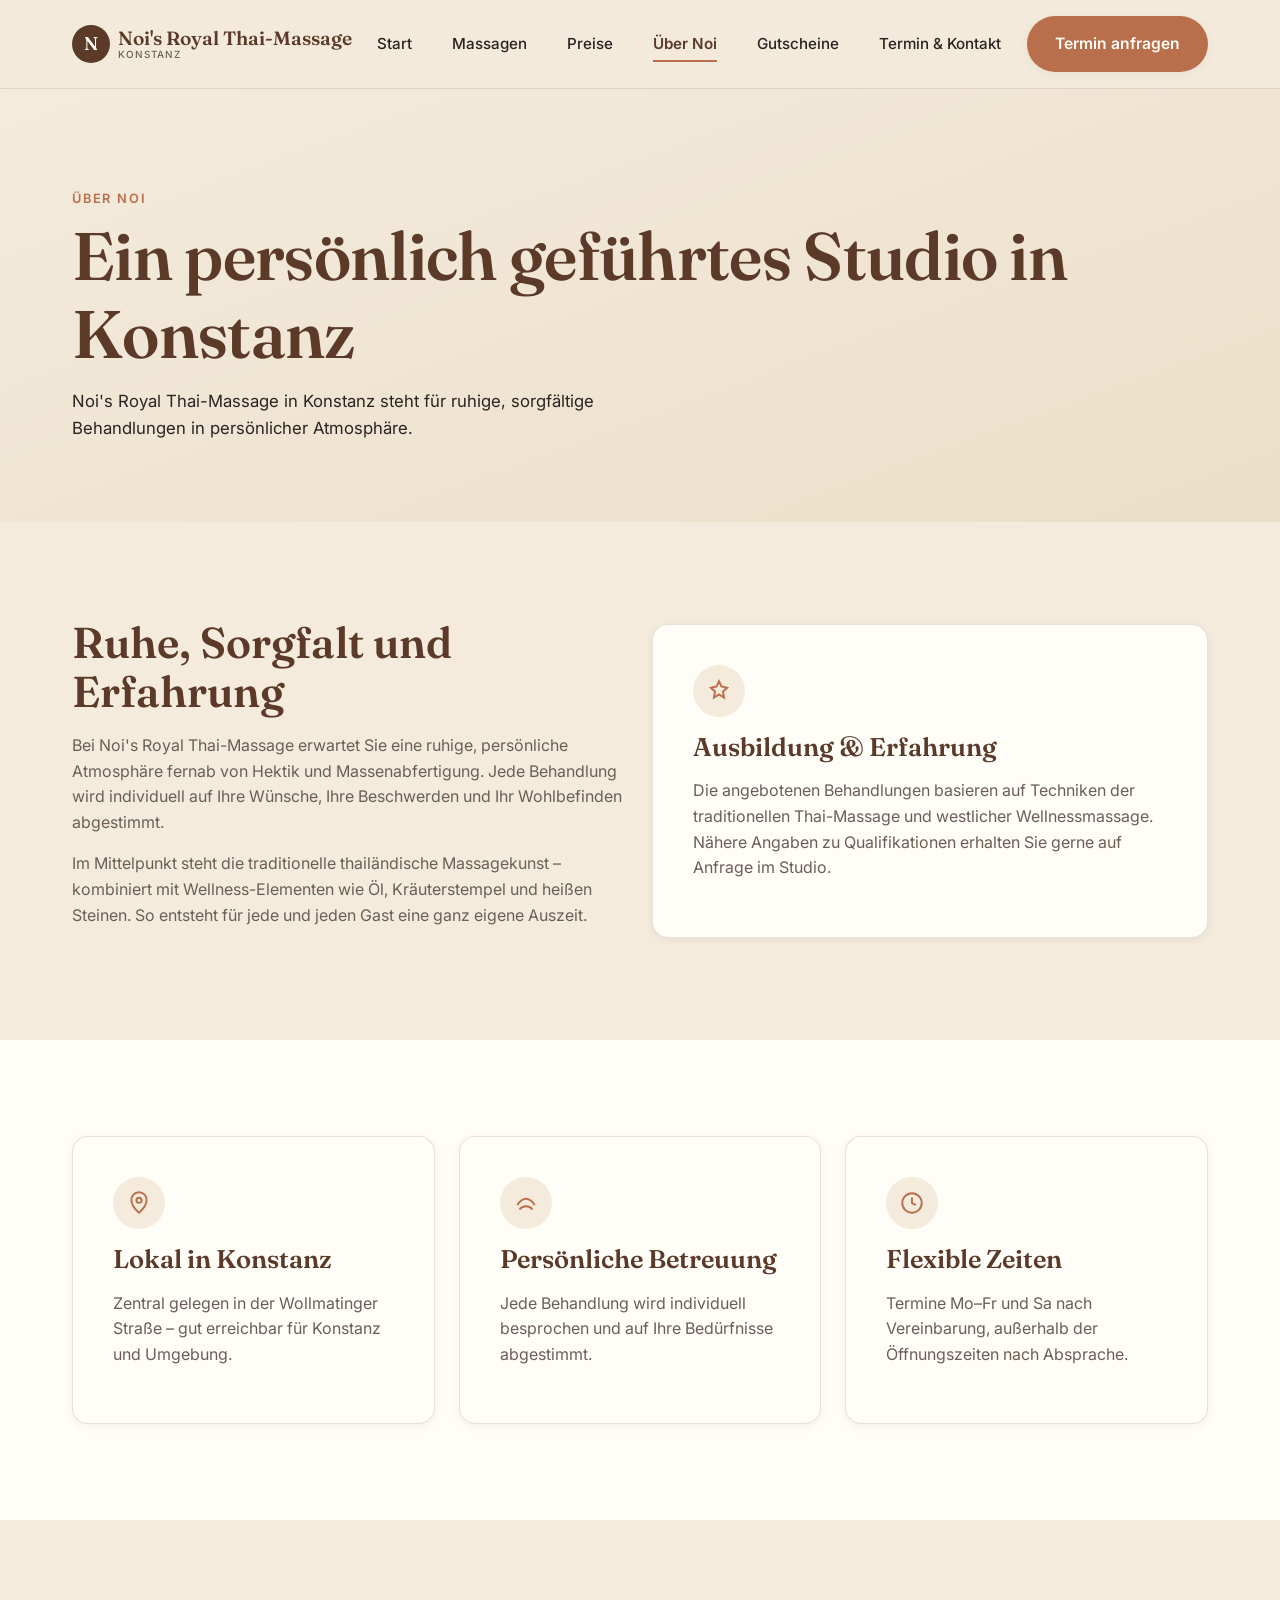
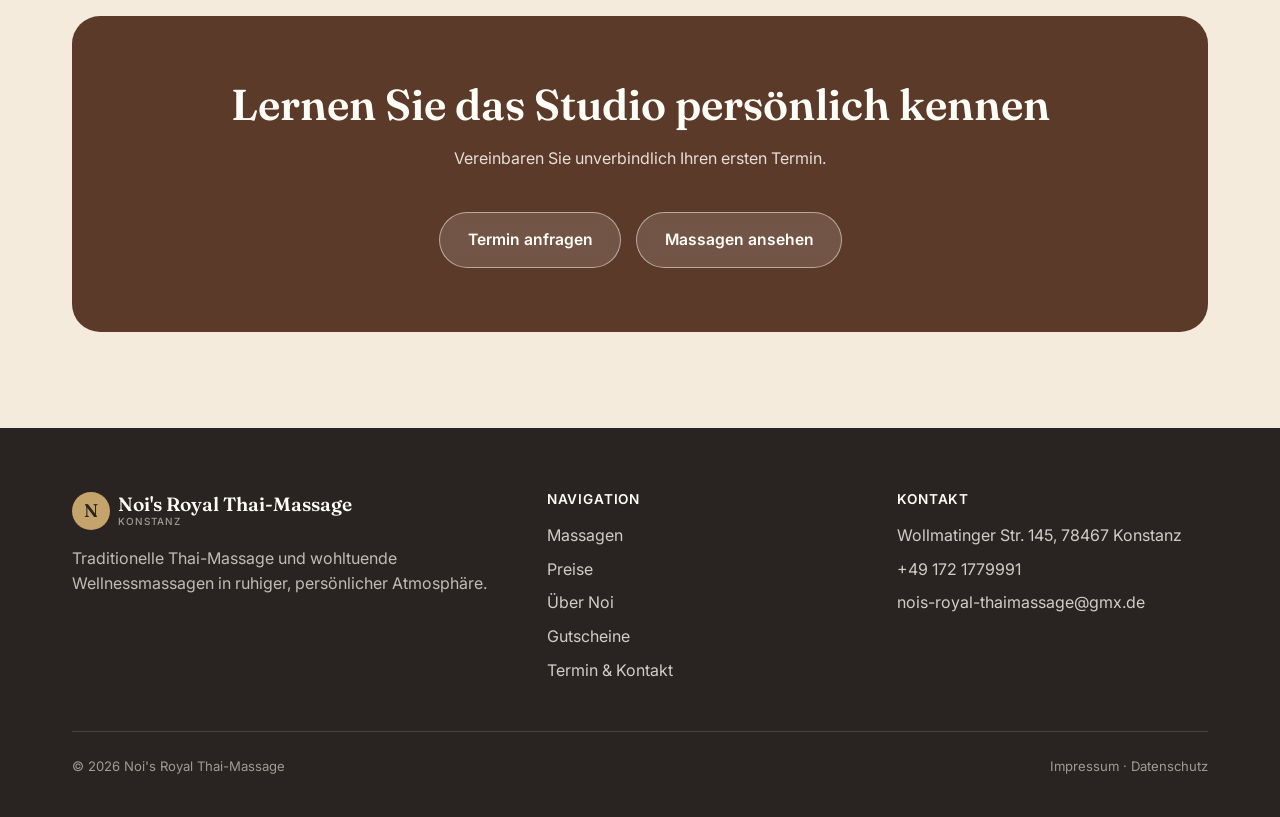
<file: ueber-noi.html>
<!doctype html>
<html lang="de">
<head>
<meta charset="UTF-8">
<meta name="viewport" content="width=device-width, initial-scale=1">
<title>Über Noi – Noi's Royal Thai-Massage Konstanz</title>
<meta name="description" content="Persönlich geführtes Thai-Massage-Studio in Konstanz: ruhige Atmosphäre, Sorgfalt und Erfahrung bei jeder Behandlung.">
<link rel="icon" href="data:image/svg+xml,%3Csvg xmlns='http://www.w3.org/2000/svg' viewBox='0 0 64 64'%3E%3Ccircle cx='32' cy='32' r='32' fill='%235B3A29'/%3E%3Ctext x='32' y='43' font-family='Georgia,serif' font-size='30' fill='%23FFFDF8' text-anchor='middle'%3EN%3C/text%3E%3C/svg%3E">
<link rel="preconnect" href="https://fonts.googleapis.com">
<link rel="preconnect" href="https://fonts.gstatic.com" crossorigin>
<link href="https://fonts.googleapis.com/css2?family=Fraunces:opsz,wght@9..144,500;9..144,600&family=Inter:wght@400;500;600;700&display=swap" rel="stylesheet">
<link rel="stylesheet" href="css/styles.css">
</head>
<body>
<a class="skip-link" href="#main">Zum Inhalt springen</a>

<header class="site-header">
  <div class="container nav">
    <a href="index.html" class="brand">
      <span class="brand-mark">N</span>
      <span class="brand-name">Noi's Royal Thai-Massage<span class="brand-sub">Konstanz</span></span>
    </a>
    <nav class="nav-links" aria-label="Hauptnavigation">
      <a href="index.html">Start</a>
      <a href="massagen.html">Massagen</a>
      <a href="preise.html">Preise</a>
      <a href="ueber-noi.html" aria-current="page">Über Noi</a>
      <a href="gutscheine.html">Gutscheine</a>
      <a href="termin-kontakt.html">Termin &amp; Kontakt</a>
    </nav>
    <div class="nav-actions">
      <a href="termin-kontakt.html" class="btn btn-primary nav-cta">Termin anfragen</a>
      <button class="nav-toggle" aria-expanded="false" aria-controls="mobile-menu" aria-label="Menü öffnen">
        <span></span><span></span><span></span>
      </button>
    </div>
  </div>
  <div class="mobile-menu" id="mobile-menu">
    <a href="index.html">Start</a>
    <a href="massagen.html">Massagen</a>
    <a href="preise.html">Preise</a>
    <a href="ueber-noi.html">Über Noi</a>
    <a href="gutscheine.html">Gutscheine</a>
    <a href="termin-kontakt.html">Termin &amp; Kontakt</a>
    <a href="termin-kontakt.html" class="btn btn-primary btn-block">Termin anfragen</a>
  </div>
</header>

<main id="main">

  <section class="page-hero">
    <div class="container">
      <span class="eyebrow">Über Noi</span>
      <h1>Ein persönlich geführtes Studio in Konstanz</h1>
      <p class="lede">Noi's Royal Thai-Massage in Konstanz steht für ruhige, sorgfältige Behandlungen in persönlicher Atmosphäre.</p>
    </div>
  </section>

  <section>
    <div class="container grid grid-2" style="align-items:center;">
      <div class="reveal">
        <h2>Ruhe, Sorgfalt und Erfahrung</h2>
        <p>Bei Noi's Royal Thai-Massage erwartet Sie eine ruhige, persönliche Atmosphäre fernab von Hektik und Massenabfertigung. Jede Behandlung wird individuell auf Ihre Wünsche, Ihre Beschwerden und Ihr Wohlbefinden abgestimmt.</p>
        <p>Im Mittelpunkt steht die traditionelle thailändische Massagekunst – kombiniert mit Wellness-Elementen wie Öl, Kräuterstempel und heißen Steinen. So entsteht für jede und jeden Gast eine ganz eigene Auszeit.</p>
      </div>
      <div class="card reveal">
        <div class="card-icon">
          <svg viewBox="0 0 24 24" fill="none" stroke="currentColor" stroke-width="1.8"><path d="M12 3l2.2 4.8L19.5 9l-3.8 3.4L16.6 18 12 15.2 7.4 18l.9-5.6L4.5 9l5.3-1.2z"/></svg>
        </div>
        <h3>Ausbildung &amp; Erfahrung</h3>
        <p>Die angebotenen Behandlungen basieren auf Techniken der traditionellen Thai-Massage und westlicher Wellnessmassage. Nähere Angaben zu Qualifikationen erhalten Sie gerne auf Anfrage im Studio.</p>
      </div>
    </div>
  </section>

  <section class="section-tinted">
    <div class="container grid grid-3">
      <div class="card reveal">
        <div class="card-icon">
          <svg viewBox="0 0 24 24" fill="none" stroke="currentColor" stroke-width="1.8"><path d="M12 21s-7-6.1-7-11.5A7 7 0 0 1 12 2a7 7 0 0 1 7 7.5C19 14.9 12 21 12 21z"/><circle cx="12" cy="9.5" r="2.4"/></svg>
        </div>
        <h3>Lokal in Konstanz</h3>
        <p>Zentral gelegen in der Wollmatinger Straße – gut erreichbar für Konstanz und Umgebung.</p>
      </div>
      <div class="card reveal">
        <div class="card-icon">
          <svg viewBox="0 0 24 24" fill="none" stroke="currentColor" stroke-width="1.8"><path d="M4 14c2-4 6-6 8-6s6 2 8 6"/><path d="M6 18c1.5-2 4-3 6-3s4.5 1 6 3"/></svg>
        </div>
        <h3>Persönliche Betreuung</h3>
        <p>Jede Behandlung wird individuell besprochen und auf Ihre Bedürfnisse abgestimmt.</p>
      </div>
      <div class="card reveal">
        <div class="card-icon">
          <svg viewBox="0 0 24 24" fill="none" stroke="currentColor" stroke-width="1.8"><circle cx="12" cy="12" r="9"/><path d="M12 7v5l3.5 2"/></svg>
        </div>
        <h3>Flexible Zeiten</h3>
        <p>Termine Mo–Fr und Sa nach Vereinbarung, außerhalb der Öffnungszeiten nach Absprache.</p>
      </div>
    </div>
  </section>

  <section>
    <div class="container">
      <div class="cta-banner reveal">
        <h2>Lernen Sie das Studio persönlich kennen</h2>
        <p>Vereinbaren Sie unverbindlich Ihren ersten Termin.</p>
        <div class="hero-ctas">
          <a href="termin-kontakt.html" class="btn btn-ghost-light">Termin anfragen</a>
          <a href="massagen.html" class="btn btn-ghost-light">Massagen ansehen</a>
        </div>
      </div>
    </div>
  </section>

</main>

<footer class="site-footer">
  <div class="container">
    <div class="footer-grid">
      <div>
        <a href="index.html" class="brand">
          <span class="brand-mark">N</span>
          <span class="brand-name">Noi's Royal Thai-Massage<span class="brand-sub">Konstanz</span></span>
        </a>
        <p>Traditionelle Thai-Massage und wohltuende Wellnessmassagen in ruhiger, persönlicher Atmosphäre.</p>
      </div>
      <div>
        <h4>Navigation</h4>
        <ul class="footer-links">
          <li><a href="massagen.html">Massagen</a></li>
          <li><a href="preise.html">Preise</a></li>
          <li><a href="ueber-noi.html">Über Noi</a></li>
          <li><a href="gutscheine.html">Gutscheine</a></li>
          <li><a href="termin-kontakt.html">Termin &amp; Kontakt</a></li>
        </ul>
      </div>
      <div>
        <h4>Kontakt</h4>
        <ul class="footer-links">
          <li>Wollmatinger Str. 145, 78467 Konstanz</li>
          <li><a href="tel:+491721779991">+49 172 1779991</a></li>
          <li><a href="mailto:nois-royal-thaimassage@gmx.de">nois-royal-thaimassage@gmx.de</a></li>
        </ul>
      </div>
    </div>
    <div class="footer-bottom">
      <span>&copy; <span id="current-year">2026</span> Noi's Royal Thai-Massage</span>
      <span><a href="impressum.html">Impressum</a> · <a href="datenschutz.html">Datenschutz</a></span>
    </div>
  </div>
</footer>

<script src="js/main.js" defer></script>
</body>
</html>
</file>
<file: css/styles.css>
/* ============================================================
   Noi's Royal Thai-Massage — Design System
   Warm sand / deep teak / thai sage / terracotta / muted gold
   ============================================================ */

:root {
  /* Colors */
  --color-sand: #F4EBDD;
  --color-teak: #5B3A29;
  --color-sage: #6F7B65;
  --color-terracotta: #B96F4B;
  --color-gold: #C4A46A;
  --color-charcoal: #292421;
  --color-white: #FFFDF8;

  --color-bg: var(--color-sand);
  --color-surface: var(--color-white);
  --color-text: var(--color-charcoal);
  --color-text-muted: #6B5F55;
  --color-primary: var(--color-teak);
  --color-secondary: var(--color-sage);
  --color-accent: var(--color-terracotta);
  --color-accent-gold: var(--color-gold);
  --color-border: rgba(41, 36, 33, 0.12);

  /* Typography */
  --font-serif: "Fraunces", "Iowan Old Style", "Palatino Linotype", Georgia, serif;
  --font-sans: "Inter", -apple-system, BlinkMacSystemFont, "Segoe UI", Roboto, Arial, sans-serif;

  /* Spacing scale */
  --space-3xs: 0.25rem;
  --space-2xs: 0.5rem;
  --space-xs: 0.75rem;
  --space-sm: 1rem;
  --space-md: 1.5rem;
  --space-lg: 2.5rem;
  --space-xl: 4rem;
  --space-2xl: 6rem;
  --space-3xl: 8rem;

  /* Layout */
  --container-max: 1200px;
  --container-pad: 1.25rem;
  --radius-sm: 8px;
  --radius-md: 16px;
  --radius-lg: 28px;
  --shadow-sm: 0 2px 10px rgba(41, 36, 33, 0.06);
  --shadow-md: 0 12px 32px rgba(41, 36, 33, 0.10);
  --shadow-lg: 0 24px 60px rgba(41, 36, 33, 0.16);

  --ease-standard: cubic-bezier(0.22, 1, 0.36, 1);
  --dur-fast: 180ms;
  --dur-med: 420ms;
  --dur-slow: 900ms;
}

@media (min-width: 700px) {
  :root { --container-pad: 2rem; }
}

/* ---------------- Reset ---------------- */
*, *::before, *::after { box-sizing: border-box; }
html { -webkit-text-size-adjust: 100%; scroll-behavior: smooth; }
@media (prefers-reduced-motion: reduce) {
  html { scroll-behavior: auto; }
  *, *::before, *::after {
    animation-duration: 0.001ms !important;
    animation-iteration-count: 1 !important;
    transition-duration: 0.001ms !important;
    scroll-behavior: auto !important;
  }
}
body {
  margin: 0;
  background: var(--color-bg);
  color: var(--color-text);
  font-family: var(--font-sans);
  font-size: 16px;
  line-height: 1.6;
  -webkit-font-smoothing: antialiased;
}
img, svg, video { max-width: 100%; display: block; }
a { color: inherit; text-decoration: none; }
ul { margin: 0; padding: 0; list-style: none; }
button { font: inherit; cursor: pointer; }
h1, h2, h3, h4 { font-family: var(--font-serif); font-weight: 600; line-height: 1.15; margin: 0 0 var(--space-sm); color: var(--color-primary); overflow-wrap: break-word; hyphens: auto; }
p { margin: 0 0 var(--space-sm); color: var(--color-text-muted); }
h1 { font-size: clamp(2.3rem, 5.5vw, 4.2rem); letter-spacing: -0.01em; }
h2 { font-size: clamp(1.8rem, 3.6vw, 2.7rem); }
h3 { font-size: clamp(1.25rem, 2.2vw, 1.6rem); }

.container {
  max-width: var(--container-max);
  margin-inline: auto;
  padding-inline: var(--container-pad);
}

section { padding-block: var(--space-2xl); }
@media (max-width: 640px) {
  section { padding-block: var(--space-xl); }
}

.eyebrow {
  display: inline-block;
  font-family: var(--font-sans);
  font-size: 0.8rem;
  letter-spacing: 0.14em;
  text-transform: uppercase;
  color: var(--color-accent);
  font-weight: 600;
  margin-bottom: var(--space-2xs);
}

.section-head { max-width: 640px; margin-bottom: var(--space-lg); }
.section-head.center { margin-inline: auto; text-align: center; }

/* ---------------- Buttons ---------------- */
.btn {
  display: inline-flex;
  align-items: center;
  justify-content: center;
  gap: var(--space-2xs);
  padding: 0.9rem 1.7rem;
  border-radius: 999px;
  font-family: var(--font-sans);
  font-weight: 600;
  font-size: 0.98rem;
  border: 1px solid transparent;
  transition: transform var(--dur-fast) var(--ease-standard), box-shadow var(--dur-fast) var(--ease-standard), background var(--dur-fast) var(--ease-standard), color var(--dur-fast) var(--ease-standard);
  white-space: nowrap;
}
.btn:hover { transform: translateY(-2px); }
.btn:active { transform: translateY(0); }
.btn-primary {
  background: var(--color-accent);
  color: var(--color-white);
  box-shadow: var(--shadow-sm);
}
.btn-primary:hover { background: #a55f3f; box-shadow: var(--shadow-md); }
.btn-secondary {
  background: transparent;
  color: var(--color-primary);
  border-color: var(--color-primary);
}
.btn-secondary:hover { background: var(--color-primary); color: var(--color-white); }
.btn-ghost-light {
  background: rgba(255, 253, 248, 0.14);
  color: var(--color-white);
  border-color: rgba(255, 253, 248, 0.5);
  backdrop-filter: blur(6px);
}
.btn-ghost-light:hover { background: rgba(255, 253, 248, 0.92); color: var(--color-primary); }
.btn-block { width: 100%; }

/* ---------------- Header / Nav ---------------- */
.site-header {
  position: sticky;
  top: 0;
  z-index: 100;
  background: rgba(244, 235, 221, 0.86);
  backdrop-filter: blur(10px);
  border-bottom: 1px solid var(--color-border);
}
.nav {
  display: flex;
  align-items: center;
  justify-content: space-between;
  padding-block: var(--space-sm);
}
.brand {
  display: flex;
  align-items: center;
  gap: var(--space-2xs);
  font-family: var(--font-serif);
  font-weight: 600;
  font-size: 1.2rem;
  color: var(--color-primary);
}
.brand-mark {
  width: 38px;
  height: 38px;
  border-radius: 50%;
  background: var(--color-primary);
  color: var(--color-white);
  display: flex;
  align-items: center;
  justify-content: center;
  font-family: var(--font-serif);
  font-size: 1.15rem;
  flex-shrink: 0;
}
.brand-name { line-height: 1.1; }
.brand-sub { display: block; font-family: var(--font-sans); font-size: 0.62rem; letter-spacing: 0.1em; text-transform: uppercase; color: var(--color-text-muted); font-weight: 500; }

.nav-links {
  display: none;
  align-items: center;
  gap: var(--space-lg);
}
.nav-links a {
  font-size: 0.95rem;
  font-weight: 500;
  color: var(--color-text);
  position: relative;
  padding-block: var(--space-3xs);
}
.nav-links a::after {
  content: "";
  position: absolute;
  left: 0; right: 100%;
  bottom: -2px;
  height: 2px;
  background: var(--color-accent);
  transition: right var(--dur-fast) var(--ease-standard);
}
.nav-links a:hover::after,
.nav-links a[aria-current="page"]::after { right: 0; }
.nav-links a[aria-current="page"] { color: var(--color-primary); font-weight: 600; }

.nav-cta { display: none; }
.nav-actions { display: flex; align-items: center; gap: var(--space-sm); }

.nav-toggle {
  display: flex;
  flex-direction: column;
  justify-content: center;
  gap: 5px;
  width: 42px;
  height: 42px;
  background: transparent;
  border: 1px solid var(--color-border);
  border-radius: 10px;
}
.nav-toggle span {
  display: block;
  height: 2px;
  width: 20px;
  margin-inline: auto;
  background: var(--color-primary);
  transition: transform var(--dur-fast) var(--ease-standard), opacity var(--dur-fast) var(--ease-standard);
}
.nav-toggle[aria-expanded="true"] span:nth-child(1) { transform: translateY(7px) rotate(45deg); }
.nav-toggle[aria-expanded="true"] span:nth-child(2) { opacity: 0; }
.nav-toggle[aria-expanded="true"] span:nth-child(3) { transform: translateY(-7px) rotate(-45deg); }

.mobile-menu {
  display: none;
  flex-direction: column;
  gap: var(--space-2xs);
  padding: var(--space-sm) var(--container-pad) var(--space-lg);
  border-top: 1px solid var(--color-border);
  background: var(--color-bg);
}
.mobile-menu.open { display: flex; }
.mobile-menu a {
  padding: var(--space-sm) 0;
  font-size: 1.05rem;
  font-weight: 500;
  border-bottom: 1px solid var(--color-border);
}
.mobile-menu .btn { margin-top: var(--space-sm); }

@media (min-width: 900px) {
  .nav-links { display: flex; }
  .nav-cta { display: inline-flex; }
  .nav-toggle { display: none; }
  .mobile-menu { display: none !important; }
}

/* ---------------- Hero ---------------- */
.hero {
  position: relative;
  min-height: 92vh;
  display: flex;
  align-items: center;
  overflow: hidden;
  background: linear-gradient(135deg, var(--color-sand) 0%, #e9dcc6 45%, var(--color-sand) 100%);
}
.hero-grid {
  position: relative;
  z-index: 2;
  display: grid;
  grid-template-columns: 1fr;
  gap: var(--space-lg);
  width: 100%;
  padding-block: var(--space-2xl) var(--space-xl);
}
@media (min-width: 900px) {
  .hero-grid { grid-template-columns: 0.85fr 1.15fr; align-items: center; gap: var(--space-xl); }
}
.hero-copy { max-width: 560px; }
.hero-copy h1 { margin-bottom: var(--space-md); }
.hero-copy .lede { font-size: 1.15rem; color: var(--color-text); max-width: 460px; margin-bottom: var(--space-lg); }
.hero-ctas { display: flex; flex-wrap: wrap; gap: var(--space-sm); }
.hero-meta {
  display: flex;
  flex-wrap: wrap;
  gap: var(--space-md);
  margin-top: var(--space-lg);
  font-size: 0.9rem;
  color: var(--color-text-muted);
}
.hero-meta span { display: inline-flex; align-items: center; gap: var(--space-3xs); }
.hero-meta svg { width: 16px; height: 16px; color: var(--color-accent); flex-shrink: 0; }

.hero-visual {
  position: relative;
  border-radius: var(--radius-lg);
  overflow: hidden;
  aspect-ratio: 4 / 5;
  box-shadow: var(--shadow-lg);
  will-change: transform;
}
@media (min-width: 900px) {
  .hero-visual { aspect-ratio: 16 / 12; }
}
.hero-visual-layer {
  position: absolute;
  inset: 0;
  background-size: cover;
  background-position: center;
}
.hero-visual .layer-photo {
  width: 100%;
  height: 100%;
  object-fit: cover;
  object-position: center 30%;
}
.hero-visual .layer-vignette {
  background:
    linear-gradient(0deg, rgba(41,36,33,0.68) 0%, rgba(41,36,33,0.05) 45%, rgba(41,36,33,0.05) 100%),
    linear-gradient(120deg, rgba(91,58,41,0.22) 0%, transparent 55%);
}
.hero-visual-caption {
  position: absolute;
  left: var(--space-md);
  bottom: var(--space-md);
  right: var(--space-md);
  color: var(--color-white);
  font-size: 0.78rem;
  letter-spacing: 0.04em;
  opacity: 0.85;
  z-index: 3;
}

/* ---------------- Cards ---------------- */
.grid { display: grid; gap: var(--space-md); }
.grid-2 { grid-template-columns: 1fr; }
.grid-3 { grid-template-columns: 1fr; }
.grid-4 { grid-template-columns: 1fr; }
@media (min-width: 620px) {
  .grid-2 { grid-template-columns: repeat(2, 1fr); }
  .grid-4 { grid-template-columns: repeat(2, 1fr); }
}
@media (min-width: 900px) {
  .grid-3 { grid-template-columns: repeat(3, 1fr); }
  .grid-4 { grid-template-columns: repeat(4, 1fr); }
}

.card {
  background: var(--color-surface);
  border-radius: var(--radius-md);
  padding: var(--space-lg);
  box-shadow: var(--shadow-sm);
  border: 1px solid var(--color-border);
  transition: transform var(--dur-fast) var(--ease-standard), box-shadow var(--dur-fast) var(--ease-standard);
}
.card:hover { transform: translateY(-4px); box-shadow: var(--shadow-md); }
.card-icon {
  width: 52px;
  height: 52px;
  border-radius: 50%;
  background: var(--color-sand);
  color: var(--color-accent);
  display: flex;
  align-items: center;
  justify-content: center;
  margin-bottom: var(--space-sm);
}
.card-icon svg { width: 26px; height: 26px; }
.card a.card-link { color: var(--color-accent); font-weight: 600; font-size: 0.92rem; display: inline-flex; align-items: center; gap: 4px; }

/* massage world visual cards */
.world-card {
  position: relative;
  border-radius: var(--radius-md);
  overflow: hidden;
  min-height: 320px;
  display: flex;
  align-items: flex-end;
  padding: var(--space-md);
  color: var(--color-white);
  box-shadow: var(--shadow-sm);
  isolation: isolate;
}
.world-card::before {
  content: "";
  position: absolute; inset: 0;
  background: var(--bg-fallback, #6a5340) var(--bg-image) center/cover no-repeat;
  transition: transform var(--dur-slow) var(--ease-standard);
  z-index: -2;
}
.world-card:hover::before { transform: scale(1.05); }
.world-card::after {
  content: "";
  position: absolute; inset: 0;
  background: linear-gradient(0deg, rgba(41,36,33,0.8) 0%, rgba(41,36,33,0.2) 55%, rgba(41,36,33,0.05) 100%);
  z-index: -1;
}
.world-card h3 { color: var(--color-white); margin-bottom: var(--space-3xs); }
.world-card p { color: rgba(255,253,248,0.86); font-size: 0.9rem; margin-bottom: 0; }
.world-1 { --bg-fallback: #4c3626; }
.world-2 { --bg-fallback: #6f4c34; }
.world-3 { --bg-fallback: #4c3626; }
.world-4 { --bg-fallback: #6a3d28; }

/* ---------------- Guide / "welche Massage passt zu mir" ---------------- */
.guide-list { display: grid; gap: var(--space-sm); }
.guide-item {
  display: grid;
  grid-template-columns: 1fr;
  gap: var(--space-xs);
  align-items: center;
  background: var(--color-surface);
  border: 1px solid var(--color-border);
  border-radius: var(--radius-md);
  padding: var(--space-md);
}
@media (min-width: 700px) {
  .guide-item { grid-template-columns: 1.3fr auto 1fr; }
}
.guide-need { font-weight: 600; color: var(--color-primary); }
.guide-arrow { color: var(--color-accent); font-size: 1.1rem; display: none; }
@media (min-width: 700px) { .guide-arrow { display: block; } }
.guide-answer { color: var(--color-text-muted); font-size: 0.95rem; }

/* ---------------- Price tables ---------------- */
.price-table { width: 100%; border-collapse: collapse; }
.price-table caption { text-align: left; font-family: var(--font-serif); font-size: 1.3rem; color: var(--color-primary); margin-bottom: var(--space-sm); }
.price-table th, .price-table td {
  text-align: left;
  padding: var(--space-sm) var(--space-md);
  border-bottom: 1px solid var(--color-border);
}
.price-table th { font-size: 0.78rem; text-transform: uppercase; letter-spacing: 0.06em; color: var(--color-text-muted); font-weight: 600; }
.price-table td.price { text-align: right; font-weight: 600; color: var(--color-primary); white-space: nowrap; }
.price-table tr:last-child td { border-bottom: none; }
.price-group { margin-bottom: var(--space-xl); background: var(--color-surface); border-radius: var(--radius-md); padding: var(--space-lg); border: 1px solid var(--color-border); box-shadow: var(--shadow-sm); overflow-x: auto; }
.price-group-note { font-size: 0.85rem; color: var(--color-text-muted); margin-top: var(--space-2xs); margin-bottom: 0; }

.price-teaser-card { text-align: center; }
.price-teaser-card .amount { font-family: var(--font-serif); font-size: 2rem; color: var(--color-accent); display: block; margin: var(--space-2xs) 0; }
.price-teaser-card .amount small { font-family: var(--font-sans); font-size: 0.85rem; color: var(--color-text-muted); font-weight: 500; }

/* ---------------- Sections: dark / tinted ---------------- */
.section-tinted { background: var(--color-surface); }
.section-dark { background: var(--color-primary); color: var(--color-white); }
.section-dark h2, .section-dark h3 { color: var(--color-white); }
.section-dark p { color: rgba(255,253,248,0.82); }

/* ---------------- CTA banner ---------------- */
.cta-banner {
  background: var(--color-primary);
  border-radius: var(--radius-lg);
  padding: var(--space-xl) var(--space-lg);
  text-align: center;
  color: var(--color-white);
}
.cta-banner h2 { color: var(--color-white); }
.cta-banner p { color: rgba(255,253,248,0.85); max-width: 560px; margin-inline: auto; margin-bottom: var(--space-lg); }
.cta-banner .hero-ctas { justify-content: center; }

/* ---------------- Contact / anfahrt ---------------- */
.contact-grid { display: grid; gap: var(--space-lg); }
@media (min-width: 900px) { .contact-grid { grid-template-columns: 1fr 1fr; align-items: start; } }
.info-list { display: grid; gap: var(--space-md); }
.info-row { display: flex; gap: var(--space-sm); align-items: flex-start; }
.info-row .icon-badge {
  width: 40px; height: 40px; border-radius: 50%;
  background: var(--color-sand); color: var(--color-accent);
  display: flex; align-items: center; justify-content: center; flex-shrink: 0;
}
.info-row .icon-badge svg { width: 20px; height: 20px; }
.info-row h4 { margin-bottom: var(--space-3xs); font-size: 1rem; color: var(--color-primary); }
.info-row p { margin-bottom: 0; }

.hours-table { width: 100%; border-collapse: collapse; }
.hours-table td { padding: var(--space-2xs) 0; border-bottom: 1px solid var(--color-border); }
.hours-table td:last-child { text-align: right; font-weight: 600; color: var(--color-primary); }
.hours-table tr:last-child td { border-bottom: none; }

/* ---------------- Forms ---------------- */
.form-field { display: grid; gap: var(--space-3xs); margin-bottom: var(--space-sm); }
.form-field label { font-size: 0.88rem; font-weight: 600; color: var(--color-primary); }
.form-field input, .form-field select, .form-field textarea {
  width: 100%;
  font: inherit;
  padding: 0.8rem 1rem;
  border-radius: var(--radius-sm);
  border: 1px solid var(--color-border);
  background: var(--color-white);
  color: var(--color-text);
}
.form-field input:focus, .form-field select:focus, .form-field textarea:focus {
  outline: 2px solid var(--color-accent);
  outline-offset: 1px;
}
.form-row { display: grid; gap: var(--space-sm); }
@media (min-width: 560px) { .form-row.two { grid-template-columns: 1fr 1fr; } }
.form-note { font-size: 0.82rem; color: var(--color-text-muted); margin-top: var(--space-2xs); }
.form-status { font-size: 0.9rem; margin-top: var(--space-sm); padding: var(--space-xs) var(--space-sm); border-radius: var(--radius-sm); display: none; }
.form-status.visible { display: block; }
.form-status.success { background: rgba(111,123,101,0.15); color: var(--color-sage); }

/* ---------------- Footer ---------------- */
.site-footer { background: var(--color-charcoal); color: rgba(255,253,248,0.78); padding-block: var(--space-xl) var(--space-lg); }
.footer-grid { display: grid; gap: var(--space-lg); margin-bottom: var(--space-lg); }
@media (min-width: 700px) { .footer-grid { grid-template-columns: 1.4fr 1fr 1fr; } }
.site-footer h4 { color: var(--color-white); font-family: var(--font-sans); font-size: 0.85rem; letter-spacing: 0.06em; text-transform: uppercase; margin-bottom: var(--space-sm); }
.site-footer .brand { color: var(--color-white); margin-bottom: var(--space-sm); }
.site-footer .brand .brand-mark { background: var(--color-gold); color: var(--color-charcoal); }
.site-footer .brand-sub { color: rgba(255,253,248,0.55); }
.site-footer p { color: rgba(255,253,248,0.7); }
.footer-links li { margin-bottom: var(--space-2xs); }
.footer-links a:hover { color: var(--color-gold); }
.footer-bottom {
  border-top: 1px solid rgba(255,253,248,0.14);
  padding-top: var(--space-md);
  display: flex; flex-wrap: wrap; gap: var(--space-sm);
  justify-content: space-between;
  font-size: 0.82rem;
  color: rgba(255,253,248,0.55);
}
.footer-bottom a:hover { color: var(--color-gold); }

/* ---------------- Reveal on scroll ---------------- */
.reveal { opacity: 0; transform: translateY(24px); transition: opacity var(--dur-slow) var(--ease-standard), transform var(--dur-slow) var(--ease-standard); }
.reveal.is-visible { opacity: 1; transform: translateY(0); }
@media (prefers-reduced-motion: reduce) {
  .reveal { opacity: 1; transform: none; transition: none; }
}

/* ---------------- Simple inner-page hero ---------------- */
.page-hero {
  padding-block: var(--space-2xl) var(--space-xl);
  background: linear-gradient(160deg, var(--color-sand), #ecdfc9);
  text-align: left;
}
.page-hero .eyebrow { margin-bottom: var(--space-2xs); }
.page-hero p.lede { max-width: 620px; font-size: 1.05rem; color: var(--color-text); }

/* Voucher / gutschein */
.voucher-card {
  background: linear-gradient(135deg, var(--color-primary), #3f2a1e);
  color: var(--color-white);
  border-radius: var(--radius-lg);
  padding: var(--space-xl);
  position: relative;
  overflow: hidden;
}
.voucher-card::after {
  content: "";
  position: absolute;
  inset: 10px;
  border: 1px dashed rgba(255,253,248,0.35);
  border-radius: calc(var(--radius-lg) - 8px);
  pointer-events: none;
}
.voucher-card h2 { color: var(--color-white); }
.voucher-card p { color: rgba(255,253,248,0.85); }

/* Legal pages */
.legal-content h2 { margin-top: var(--space-lg); }
.legal-content h3 { margin-top: var(--space-md); color: var(--color-text); }
.legal-content p, .legal-content li { color: var(--color-text-muted); }
.legal-content ul { margin-bottom: var(--space-sm); }
.legal-content li { margin-bottom: var(--space-2xs); padding-left: 1.1em; position: relative; }
.legal-content li::before { content: "—"; position: absolute; left: 0; color: var(--color-accent); }
.legal-note {
  background: rgba(185,111,75,0.12);
  border: 1px solid rgba(185,111,75,0.3);
  border-radius: var(--radius-sm);
  padding: var(--space-sm) var(--space-md);
  font-size: 0.9rem;
  color: var(--color-text);
  margin-bottom: var(--space-lg);
}

/* skip link */
.skip-link {
  position: absolute;
  left: -9999px;
  top: 0;
  background: var(--color-primary);
  color: var(--color-white);
  padding: var(--space-2xs) var(--space-sm);
  z-index: 1000;
  border-radius: 0 0 var(--radius-sm) 0;
}
.skip-link:focus { left: 0; }
</file>
